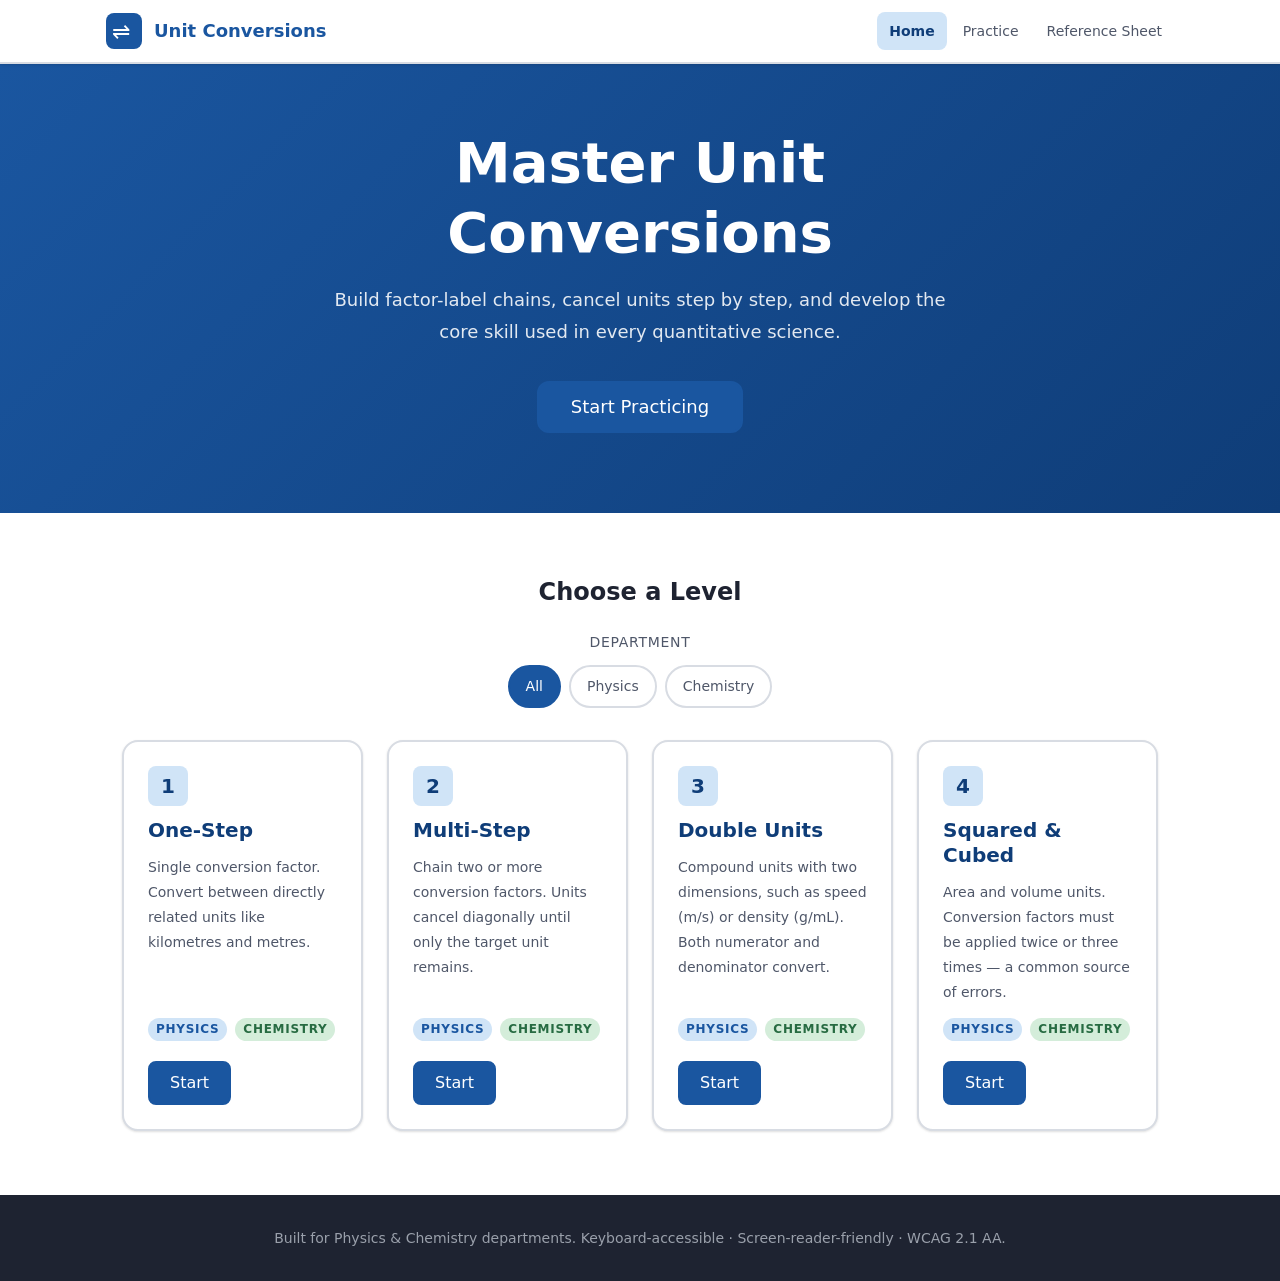
<file: index.html>
<!DOCTYPE html>
<html lang="en">
<head>
  <meta charset="UTF-8" />
  <meta name="viewport" content="width=device-width, initial-scale=1.0" />
  <meta name="description" content="Interactive unit conversion practice tool for physics and chemistry students. Build conversion chains, cancel units, and check your work step by step." />
  <title>Unit Conversions — Interactive Practice</title>
  <link rel="stylesheet" href="styles.css" />
</head>

<body>

  <!-- Skip navigation link — first focusable element on the page (WCAG 2.4.1) -->
  <a class="skip-link" href="#main-content">Skip to main content</a>

  <!-- ============================================================
       SITE HEADER
  ============================================================ -->
  <header class="site-header" role="banner">
    <div class="site-header__inner">
      <div class="site-header__brand">
        <!-- SVG logo: decorative, hidden from AT -->
        <svg class="site-header__logo" aria-hidden="true" focusable="false"
             width="36" height="36" viewBox="0 0 36 36" fill="none"
             xmlns="http://www.w3.org/2000/svg">
          <rect width="36" height="36" rx="8" fill="var(--color-brand)"/>
          <text x="6" y="26" font-size="22" font-family="monospace" fill="#fff">⇌</text>
        </svg>
        <span class="site-header__title">Unit Conversions</span>
      </div>

      <!-- Primary navigation -->
      <nav class="primary-nav" aria-label="Main navigation">
        <button class="primary-nav__toggle" aria-expanded="false" aria-controls="primary-nav-list"
                aria-label="Open navigation menu">
          <span class="hamburger" aria-hidden="true"></span>
        </button>

        <ul class="primary-nav__list" id="primary-nav-list" role="list">
          <li>
            <a class="primary-nav__link" href="index.html" aria-current="page">Home</a>
          </li>
          <li>
            <a class="primary-nav__link" href="#level-selector">Practice</a>
          </li>
          <li>
            <a class="primary-nav__link" href="reference.html">Reference Sheet</a>
          </li>
        </ul>
      </nav>
    </div>
  </header>

  <!-- ============================================================
       MAIN CONTENT
  ============================================================ -->
  <main id="main-content" tabindex="-1">

    <!-- ── HERO ─────────────────────────────────────────────── -->
    <section class="hero" aria-labelledby="hero-heading">
      <div class="hero__inner">
        <h1 id="hero-heading" class="hero__heading">Master Unit Conversions</h1>
        <p class="hero__sub">
          Build factor-label chains, cancel units step by step, and develop the
          core skill used in every quantitative science.
        </p>
        <a class="btn btn--primary btn--lg" href="#level-selector">Start Practicing</a>
      </div>
    </section>

    <!-- ── LEVEL / FILTER SELECTOR ───────────────────────────── -->
    <section class="level-selector" id="level-selector" aria-labelledby="level-selector-heading">
      <div class="container">
        <h2 id="level-selector-heading" class="section-heading">Choose a Level</h2>

        <!-- Department filter -->
        <fieldset class="filter-group" id="dept-filter">
          <legend class="filter-group__legend">Department</legend>
          <div class="filter-group__options">
            <label class="chip-label">
              <input class="chip-input" type="radio" name="department" value="all" checked />
              <span class="chip">All</span>
            </label>
            <label class="chip-label">
              <input class="chip-input" type="radio" name="department" value="physics" />
              <span class="chip">Physics</span>
            </label>
            <label class="chip-label">
              <input class="chip-input" type="radio" name="department" value="chemistry" />
              <span class="chip">Chemistry</span>
            </label>
          </div>
        </fieldset>

        <!-- Level cards -->
        <div class="level-cards" role="list" aria-label="Practice levels">

          <article class="level-card" role="listitem" data-level="1">
            <div class="level-card__badge" aria-hidden="true">1</div>
            <h3 class="level-card__heading">One-Step</h3>
            <p class="level-card__desc">
              Single conversion factor. Convert between directly related units
              like kilometres and metres.
            </p>
            <ul class="level-card__tags" aria-label="Available for">
              <li class="tag tag--physics">Physics</li>
              <li class="tag tag--chemistry">Chemistry</li>
            </ul>
            <button class="btn btn--primary level-card__cta"
                    data-level="1"
                    aria-label="Start one-step conversion practice">
              Start
            </button>
          </article>

          <article class="level-card" role="listitem" data-level="2">
            <div class="level-card__badge" aria-hidden="true">2</div>
            <h3 class="level-card__heading">Multi-Step</h3>
            <p class="level-card__desc">
              Chain two or more conversion factors. Units cancel diagonally until
              only the target unit remains.
            </p>
            <ul class="level-card__tags" aria-label="Available for">
              <li class="tag tag--physics">Physics</li>
              <li class="tag tag--chemistry">Chemistry</li>
            </ul>
            <button class="btn btn--primary level-card__cta"
                    data-level="2"
                    aria-label="Start multi-step conversion practice">
              Start
            </button>
          </article>

          <article class="level-card" role="listitem" data-level="3">
            <div class="level-card__badge" aria-hidden="true">3</div>
            <h3 class="level-card__heading">Double Units</h3>
            <p class="level-card__desc">
              Compound units with two dimensions, such as speed (m/s) or
              density (g/mL). Both numerator and denominator convert.
            </p>
            <ul class="level-card__tags" aria-label="Available for">
              <li class="tag tag--physics">Physics</li>
              <li class="tag tag--chemistry">Chemistry</li>
            </ul>
            <button class="btn btn--primary level-card__cta"
                    data-level="3"
                    aria-label="Start double-unit conversion practice">
              Start
            </button>
          </article>

          <article class="level-card" role="listitem" data-level="4">
            <div class="level-card__badge" aria-hidden="true">4</div>
            <h3 class="level-card__heading">Squared &amp; Cubed</h3>
            <p class="level-card__desc">
              Area and volume units. Conversion factors must be applied twice or
              three times — a common source of errors.
            </p>
            <ul class="level-card__tags" aria-label="Available for">
              <li class="tag tag--physics">Physics</li>
              <li class="tag tag--chemistry">Chemistry</li>
            </ul>
            <button class="btn btn--primary level-card__cta"
                    data-level="4"
                    aria-label="Start squared and cubed unit conversion practice">
              Start
            </button>
          </article>

        </div><!-- /.level-cards -->
      </div>
    </section>

    <!-- ── PROBLEM WORKSPACE ──────────────────────────────────── -->
    <section class="workspace" id="workspace" aria-labelledby="workspace-heading" hidden>
      <div class="container">

        <!-- Workspace header row -->
        <div class="workspace__header">
          <div class="workspace__meta">
            <h2 id="workspace-heading" class="workspace__level-label">
              <!-- e.g. "Level 2 — Multi-Step" — filled by JS -->
            </h2>
            <span class="workspace__dept-badge" aria-label="Department">
              <!-- "Physics" | "Chemistry" — filled by JS -->
            </span>
          </div>
          <div class="workspace__controls">
            <span class="workspace__progress" aria-live="polite" aria-atomic="true">
              <!-- "Problem 2 of 8" — filled by JS -->
            </span>
            <button class="btn btn--ghost btn--sm" id="btn-exit-workspace"
                    aria-label="Exit practice and return to level selection">
              ✕ Exit
            </button>
          </div>
        </div>

        <!-- Progress bar -->
        <div class="progress-bar-wrap" aria-hidden="true">
          <div class="progress-bar" id="progress-bar" style="width: 0%"></div>
        </div>

        <!-- Problem statement -->
        <div class="problem-statement" id="problem-statement" aria-labelledby="problem-question">
          <p class="problem-statement__context" id="problem-context">
            <!-- Optional context sentence — filled by JS -->
          </p>
          <p class="problem-statement__question" id="problem-question">
            <!-- e.g. "How many grams are in 18 lbs?" — filled by JS -->
          </p>
          <!-- Given value display -->
          <div class="given-value" aria-label="Given value">
            <span class="given-value__number" id="given-number"><!-- 18 --></span>
            <span class="given-value__unit" id="given-unit"><!-- lbs --></span>
          </div>
        </div>

        <!-- Available conversion factors -->
        <div class="factor-bank" id="factor-bank" aria-labelledby="factor-bank-label">
          <h3 class="factor-bank__label" id="factor-bank-label">
            Available Conversion Factors
            <span class="factor-bank__hint">(select the ones you need, in order)</span>
          </h3>
          <div class="factor-bank__grid" role="group" aria-label="Conversion factor choices">
            <!-- Factor tiles injected by JS -->
            <!-- Each tile: <button class="factor-tile" data-factor-id="..." aria-pressed="false">
                   <span class="factor-tile__num">1 kg</span>
                   <span class="factor-tile__bar" aria-hidden="true"></span>
                   <span class="factor-tile__den">1000 g</span>
                 </button>  -->
          </div>
        </div>

        <!-- Fraction chain builder -->
        <div class="chain-builder" id="chain-builder" aria-labelledby="chain-builder-label">
          <h3 class="chain-builder__label" id="chain-builder-label">Your Conversion Chain</h3>

          <div class="chain" id="chain" role="region" aria-label="Conversion chain" aria-live="polite">
            <!-- Given fraction — always first, locked -->
            <div class="chain__given fraction" aria-label="Given value">
              <span class="fraction__num" id="chain-given-num">18 lbs</span>
              <span class="fraction__bar" aria-hidden="true"></span>
              <span class="fraction__den">1</span>
            </div>

            <!-- Multiplication signs and factor fractions injected here by JS -->
            <!-- Example of an injected step:
              <span class="chain__op" aria-hidden="true">×</span>
              <div class="chain__step fraction" data-step="0">
                <span class="fraction__num cancelled" aria-label="454 g — cancelled">454 g</span>
                <span class="fraction__bar" aria-hidden="true"></span>
                <span class="fraction__den">1 lb</span>
              </div>
            -->

            <!-- Result placeholder -->
            <span class="chain__op chain__op--equals" aria-hidden="true">=</span>
            <div class="chain__result fraction" id="chain-result" aria-live="assertive" aria-atomic="true">
              <span class="fraction__num" id="chain-result-num" aria-label="Result">?</span>
              <span class="fraction__bar" aria-hidden="true"></span>
              <span class="fraction__den" id="chain-result-den">1</span>
            </div>
          </div>
        </div>

        <!-- Answer entry -->
        <div class="answer-entry" id="answer-entry" aria-labelledby="answer-entry-label">
          <h3 class="answer-entry__label" id="answer-entry-label">Enter Your Answer</h3>
          <div class="answer-entry__row">
            <div class="answer-entry__field-wrap">
              <label class="answer-entry__field-label" for="answer-number">
                Numerical value
                <span class="answer-entry__field-hint" id="answer-number-hint">
                  Accepted: decimals and scientific notation (e.g. 3.2 or 3.2e4)
                </span>
              </label>
              <input class="answer-entry__input" type="text" id="answer-number"
                     inputmode="decimal"
                     autocomplete="off"
                     spellcheck="false"
                     aria-describedby="answer-number-hint answer-feedback"
                     placeholder="e.g. 8.17" />
            </div>

            <div class="answer-entry__field-wrap">
              <label class="answer-entry__field-label" for="answer-unit">
                Unit
              </label>
              <input class="answer-entry__input answer-entry__input--unit" type="text" id="answer-unit"
                     autocomplete="off"
                     spellcheck="false"
                     aria-describedby="answer-feedback"
                     placeholder="e.g. kg" />
            </div>

            <button class="btn btn--primary" id="btn-check-answer" type="button"
                    aria-label="Check your answer">
              Check Answer
            </button>
          </div>

          <!-- Feedback — ARIA live region so screen readers announce it -->
          <div class="answer-feedback" id="answer-feedback"
               role="status" aria-live="polite" aria-atomic="true">
            <!-- Injected by JS:
              <div class="answer-feedback__correct">
                <span class="answer-feedback__icon" aria-hidden="true">✓</span>
                Correct! 8.17 kg is right.
              </div>
              OR
              <div class="answer-feedback__incorrect">
                <span class="answer-feedback__icon" aria-hidden="true">✗</span>
                Not quite. Check your chain — do all units cancel?
              </div>
            -->
          </div>
        </div>

        <!-- Hint panel -->
        <div class="hint-panel" id="hint-panel">
          <button class="btn btn--ghost hint-panel__toggle" id="btn-hint"
                  aria-expanded="false" aria-controls="hint-content"
                  type="button">
            <span aria-hidden="true">💡</span> Get a Hint
            <span class="hint-panel__count" id="hint-count" aria-label="0 hints used">
              <!-- "(1 of 3)" — filled by JS -->
            </span>
          </button>

          <div class="hint-panel__content" id="hint-content" hidden>
            <p class="hint-panel__text" id="hint-text" aria-live="polite">
              <!-- Hint text injected by JS -->
            </p>
            <button class="btn btn--ghost btn--sm hint-panel__next" id="btn-hint-next"
                    type="button" hidden>
              Next hint
            </button>
          </div>
        </div>

        <!-- Problem action bar -->
        <div class="problem-actions" role="group" aria-label="Problem navigation">
          <button class="btn btn--ghost btn--sm" id="btn-prev-problem"
                  type="button" aria-label="Previous problem">
            ← Previous
          </button>
          <button class="btn btn--primary btn--sm" id="btn-next-problem"
                  type="button" aria-label="Next problem" disabled>
            Next Problem →
          </button>
        </div>

      </div><!-- /.container -->
    </section><!-- /#workspace -->

    <!-- ── SESSION SUMMARY (shown after completing a set) ────── -->
    <section class="summary" id="summary" aria-labelledby="summary-heading" hidden>
      <div class="container">
        <h2 id="summary-heading" class="section-heading">Session Complete!</h2>

        <div class="summary__scorecard" aria-label="Your score">
          <div class="summary__stat">
            <span class="summary__stat-value" id="summary-score">0</span>
            <span class="summary__stat-label">Correct</span>
          </div>
          <div class="summary__stat">
            <span class="summary__stat-value" id="summary-total">0</span>
            <span class="summary__stat-label">Total</span>
          </div>
          <div class="summary__stat">
            <span class="summary__stat-value" id="summary-pct">0%</span>
            <span class="summary__stat-label">Score</span>
          </div>
        </div>

        <!-- Per-problem breakdown table -->
        <div class="summary__table-wrap" role="region" aria-label="Problem-by-problem results" tabindex="0">
          <table class="summary__table" id="summary-table">
            <caption class="summary__table-caption">Your results, problem by problem</caption>
            <thead>
              <tr>
                <th scope="col">#</th>
                <th scope="col">Problem</th>
                <th scope="col">Your Answer</th>
                <th scope="col">Correct Answer</th>
                <th scope="col">Result</th>
              </tr>
            </thead>
            <tbody id="summary-tbody">
              <!-- Rows injected by JS -->
            </tbody>
          </table>
        </div>

        <div class="summary__actions" role="group" aria-label="Session actions">
          <button class="btn btn--primary" id="btn-retry" type="button">
            Try Again
          </button>
          <button class="btn btn--ghost" id="btn-new-level" type="button">
            Choose a Different Level
          </button>
          <button class="btn btn--ghost" id="btn-export" type="button"
                  aria-label="Export your results as a text summary">
            Export Results
          </button>
        </div>
      </div>
    </section>

  </main>

  <!-- ============================================================
       SITE FOOTER
  ============================================================ -->
  <footer class="site-footer" role="contentinfo">
    <div class="container">
      <p class="site-footer__text">
        Built for Physics &amp; Chemistry departments.
        Keyboard-accessible · Screen-reader-friendly · WCAG 2.1 AA.
      </p>
    </div>
  </footer>

  <!-- ============================================================
       SCRIPTS (deferred — loaded after HTML is parsed)
  ============================================================ -->
  <script src="problems.js" defer></script>
  <script src="app.js" defer></script>

</body>
</html>
</file>
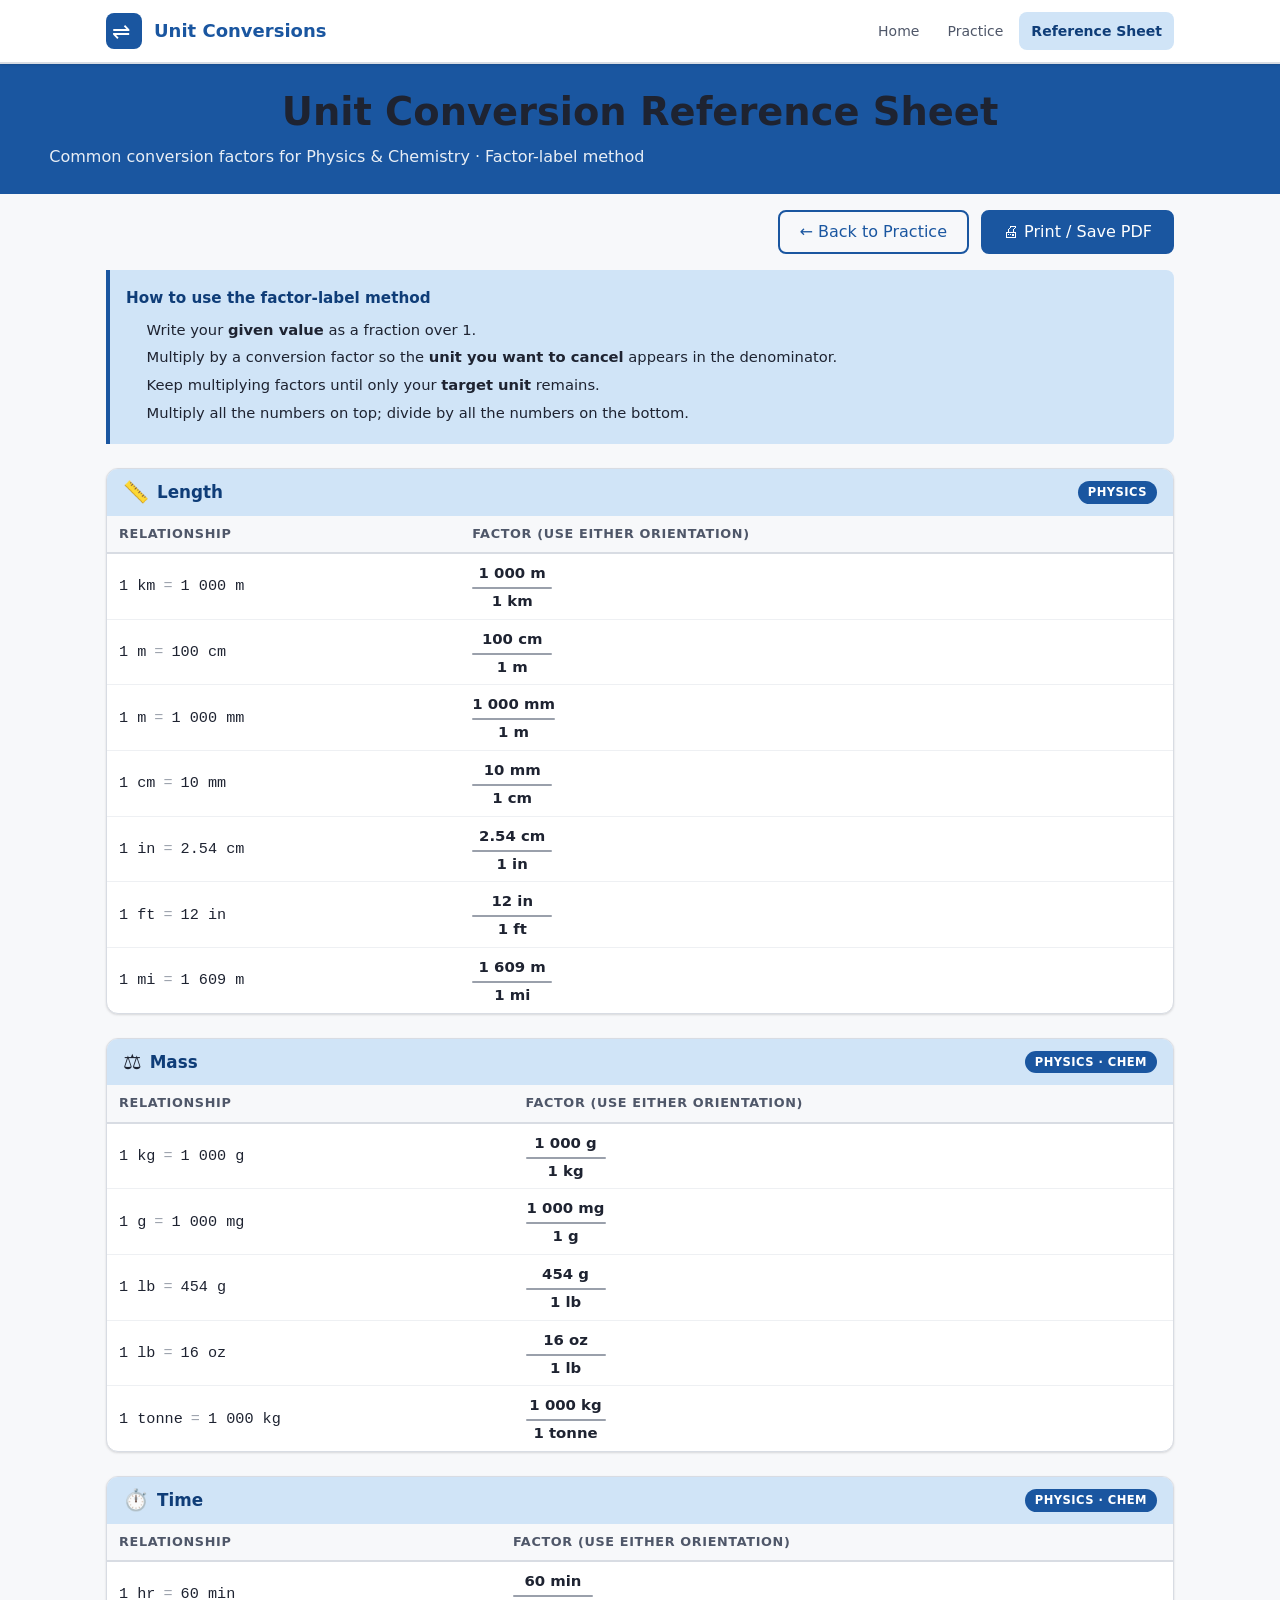
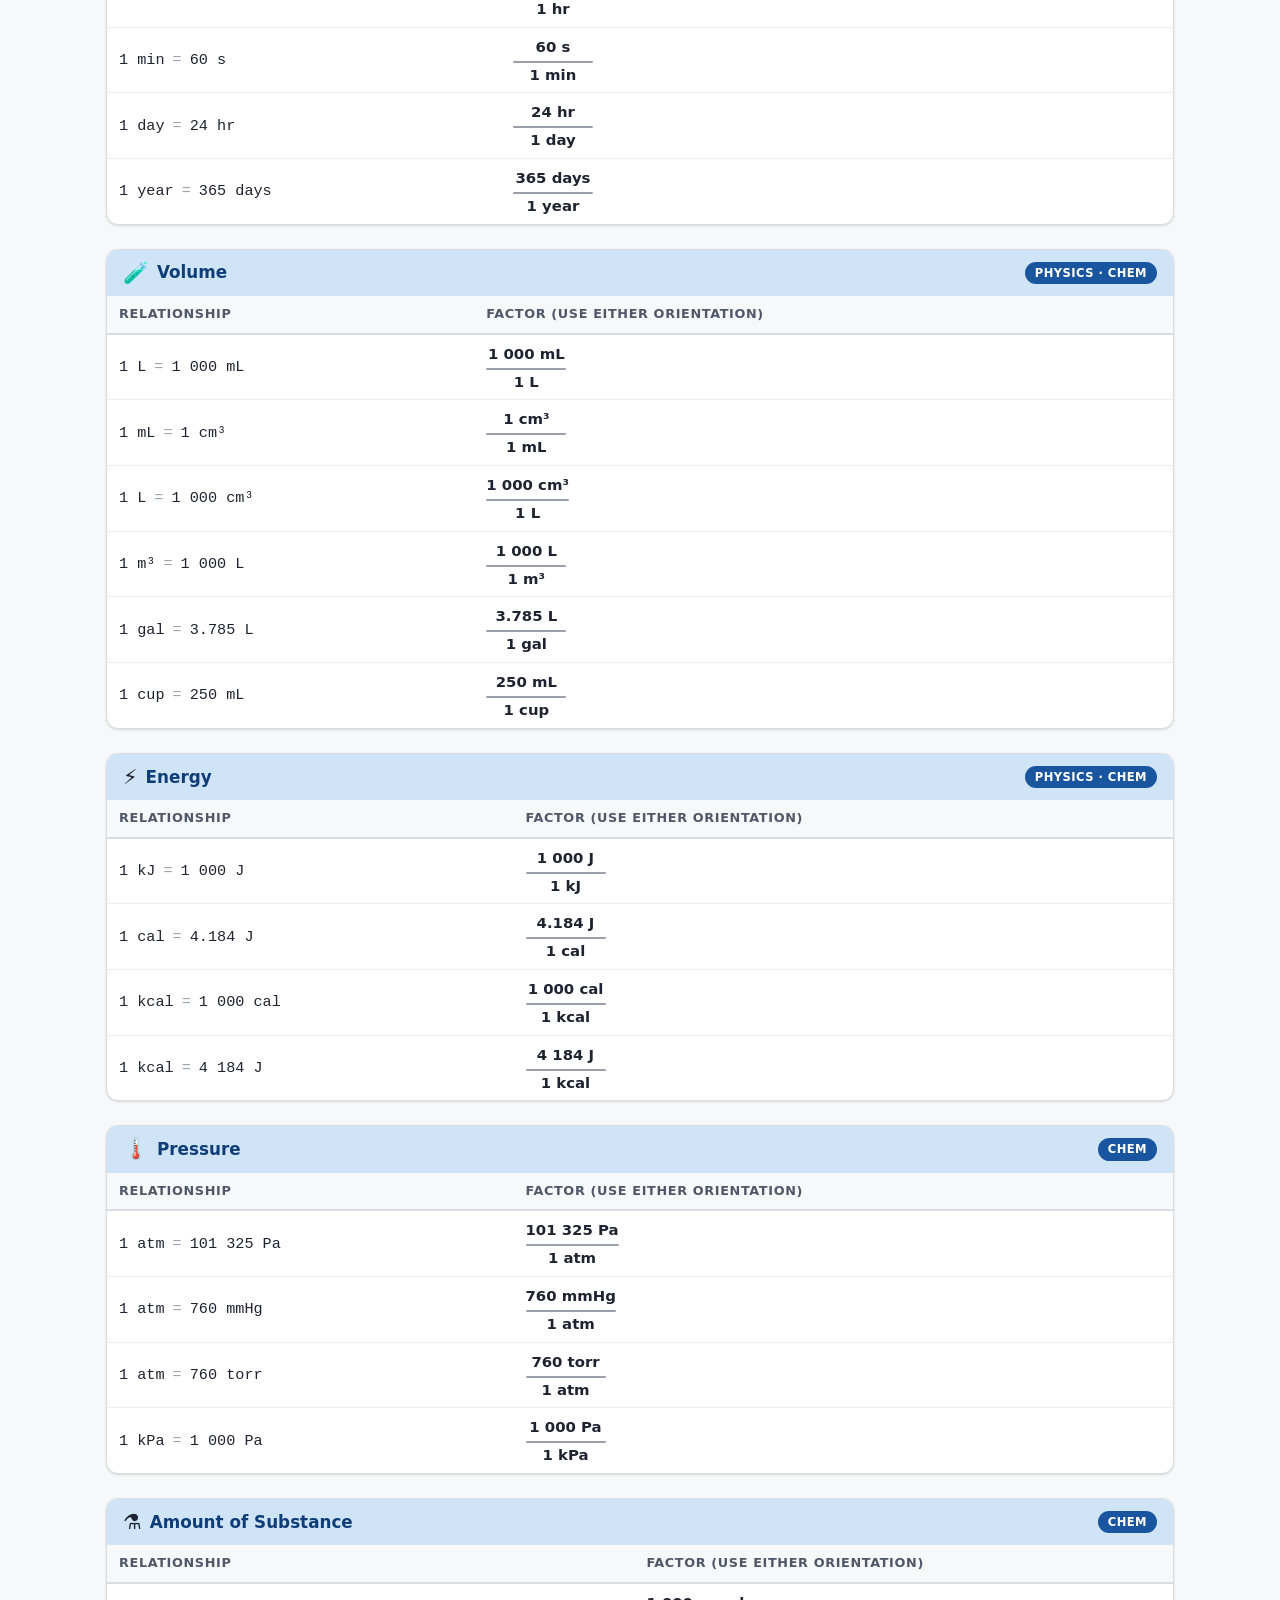
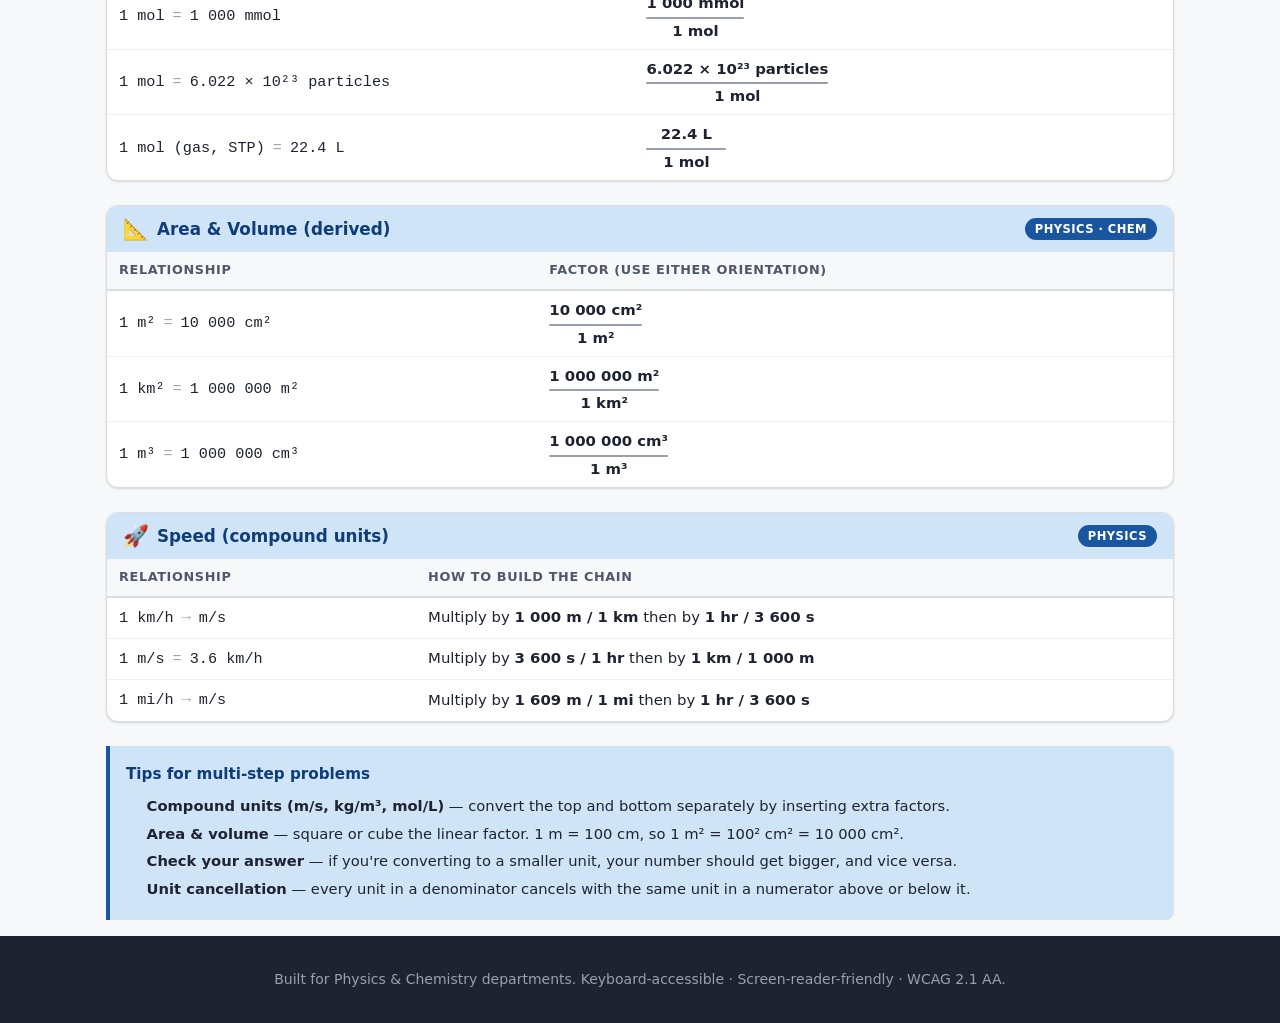
<file: reference.html>
<!DOCTYPE html>
<html lang="en">
<head>
  <meta charset="UTF-8" />
  <meta name="viewport" content="width=device-width, initial-scale=1.0" />
  <meta name="description" content="Printable unit conversion reference sheet for physics and chemistry students. Common conversion factors organised by category." />
  <title>Reference Sheet — Unit Conversions</title>
  <link rel="stylesheet" href="styles.css" />
  <style>
    /* ── Reference-page–specific styles ─────────────────────── */

    .ref-hero {
      background: var(--color-brand);
      color: #fff;
      padding: var(--space-6) var(--space-4);
      text-align: center;
    }

    .ref-hero__title {
      font-size: clamp(1.6rem, 4vw, 2.4rem);
      font-weight: 700;
      margin: 0 0 var(--space-2);
    }

    .ref-hero__subtitle {
      font-size: 1rem;
      opacity: 0.9;
      margin: 0;
    }

    /* Print button — hidden in print */
    .ref-toolbar {
      display: flex;
      justify-content: flex-end;
      gap: var(--space-3);
      padding: var(--space-4) var(--space-4) 0;
      max-width: 1100px;
      margin: 0 auto;
    }

    .ref-content {
      max-width: 1100px;
      margin: 0 auto;
      padding: var(--space-4);
      display: grid;
      gap: var(--space-6);
    }

    /* Category card */
    .ref-card {
      background: var(--color-neutral-0);
      border: 1px solid var(--color-neutral-200);
      border-radius: var(--radius-lg);
      overflow: hidden;
      box-shadow: var(--shadow-sm);
    }

    .ref-card__header {
      background: var(--color-brand-light);
      padding: var(--space-3) var(--space-4);
      display: flex;
      align-items: center;
      gap: var(--space-2);
    }

    .ref-card__icon {
      font-size: 1.3rem;
      line-height: 1;
    }

    .ref-card__title {
      font-size: 1.05rem;
      font-weight: 700;
      color: var(--color-brand-dark);
      margin: 0;
    }

    .ref-card__dept-badge {
      margin-left: auto;
      font-size: 0.72rem;
      font-weight: 600;
      letter-spacing: 0.04em;
      text-transform: uppercase;
      background: var(--color-brand);
      color: #fff;
      border-radius: 999px;
      padding: 2px 10px;
    }

    /* Conversion table */
    .ref-table {
      width: 100%;
      border-collapse: collapse;
      font-size: 0.93rem;
    }

    .ref-table thead tr {
      background: var(--color-neutral-50);
    }

    .ref-table th {
      padding: var(--space-2) var(--space-3);
      text-align: left;
      font-weight: 600;
      color: var(--color-neutral-600);
      border-bottom: 2px solid var(--color-neutral-200);
      font-size: 0.8rem;
      text-transform: uppercase;
      letter-spacing: 0.05em;
    }

    .ref-table td {
      padding: var(--space-2) var(--space-3);
      border-bottom: 1px solid var(--color-neutral-100);
      color: var(--color-neutral-800);
      vertical-align: middle;
    }

    .ref-table tbody tr:last-child td {
      border-bottom: none;
    }

    .ref-table tbody tr:hover {
      background: var(--color-brand-light);
    }

    /* Factor fraction display inside table */
    .ref-factor {
      display: inline-flex;
      flex-direction: column;
      align-items: center;
      line-height: 1.2;
      font-weight: 600;
      color: var(--color-neutral-800);
      min-width: 80px;
    }

    .ref-factor__num {
      padding-bottom: 2px;
    }

    .ref-factor__bar {
      width: 100%;
      height: 2px;
      background: var(--color-neutral-400);
      border-radius: 1px;
      margin: 2px 0;
    }

    .ref-factor__den {
      padding-top: 2px;
    }

    /* "equals" relationship column */
    .ref-equals {
      display: flex;
      align-items: center;
      gap: var(--space-2);
      font-family: var(--font-mono, monospace);
      font-size: 0.95rem;
    }

    .ref-equals__arrow {
      color: var(--color-neutral-400);
      font-style: normal;
    }

    /* How-to-use callout */
    .ref-callout {
      background: var(--color-brand-light);
      border-left: 4px solid var(--color-brand);
      border-radius: 0 var(--radius-md) var(--radius-md) 0;
      padding: var(--space-4);
    }

    .ref-callout__title {
      font-size: 0.95rem;
      font-weight: 700;
      color: var(--color-brand-dark);
      margin: 0 0 var(--space-2);
    }

    .ref-callout ol,
    .ref-callout ul {
      margin: 0;
      padding-left: 1.4em;
      font-size: 0.92rem;
      color: var(--color-neutral-700);
    }

    .ref-callout li {
      margin-bottom: var(--space-1);
    }

    /* Two-column grid on wider screens */
    @media (min-width: 700px) {
      .ref-content--two-col {
        grid-template-columns: 1fr 1fr;
      }
    }

    /* ── Print styles ────────────────────────────────────────── */
    @media print {
      .site-header,
      .skip-link,
      .ref-toolbar,
      .site-footer { display: none !important; }

      .ref-hero {
        background: #1a56a0 !important;
        -webkit-print-color-adjust: exact;
        print-color-adjust: exact;
      }

      .ref-card {
        break-inside: avoid;
        box-shadow: none;
      }

      .ref-content {
        padding: 0;
      }

      body {
        font-size: 11pt;
      }
    }

    /* ── Dark-mode overrides ─────────────────────────────────── */
    @media (prefers-color-scheme: dark) {
      .ref-card__title { color: var(--color-brand); }
      .ref-table th { color: var(--color-neutral-400); }
      .ref-factor { color: var(--color-neutral-100); }
      .ref-table td { color: var(--color-neutral-100); }
      .ref-callout__title { color: var(--color-brand); }
      .ref-callout ol,
      .ref-callout ul { color: var(--color-neutral-300); }
    }
  </style>
</head>

<body>

  <a class="skip-link" href="#main-content">Skip to main content</a>

  <!-- SITE HEADER (identical to index.html) -->
  <header class="site-header" role="banner">
    <div class="site-header__inner">
      <div class="site-header__brand">
        <svg class="site-header__logo" aria-hidden="true" focusable="false"
             width="36" height="36" viewBox="0 0 36 36" fill="none"
             xmlns="http://www.w3.org/2000/svg">
          <rect width="36" height="36" rx="8" fill="var(--color-brand)"/>
          <text x="6" y="26" font-size="22" font-family="monospace" fill="#fff">⇌</text>
        </svg>
        <span class="site-header__title">Unit Conversions</span>
      </div>

      <nav class="primary-nav" aria-label="Main navigation">
        <button class="primary-nav__toggle" aria-expanded="false" aria-controls="primary-nav-list"
                aria-label="Open navigation menu">
          <span class="hamburger" aria-hidden="true"></span>
        </button>

        <ul class="primary-nav__list" id="primary-nav-list" role="list">
          <li>
            <a class="primary-nav__link" href="index.html">Home</a>
          </li>
          <li>
            <a class="primary-nav__link" href="index.html#level-selector">Practice</a>
          </li>
          <li>
            <a class="primary-nav__link" href="reference.html" aria-current="page">Reference Sheet</a>
          </li>
        </ul>
      </nav>
    </div>
  </header>

  <main id="main-content" tabindex="-1">

    <!-- Hero -->
    <div class="ref-hero">
      <h1 class="ref-hero__title">Unit Conversion Reference Sheet</h1>
      <p class="ref-hero__subtitle">Common conversion factors for Physics &amp; Chemistry · Factor-label method</p>
    </div>

    <!-- Print / back toolbar -->
    <div class="ref-toolbar" aria-label="Page tools">
      <a class="btn btn--ghost" href="index.html">← Back to Practice</a>
      <button class="btn btn--primary" onclick="window.print()" type="button"
              aria-label="Print or save this reference sheet as PDF">
        🖨 Print / Save PDF
      </button>
    </div>

    <div class="ref-content" id="main-content-inner">

      <!-- How-to-use callout -->
      <div class="ref-callout" role="note" aria-label="How to use this reference sheet">
        <p class="ref-callout__title">How to use the factor-label method</p>
        <ol>
          <li>Write your <strong>given value</strong> as a fraction over 1.</li>
          <li>Multiply by a conversion factor so the <strong>unit you want to cancel</strong> appears in the denominator.</li>
          <li>Keep multiplying factors until only your <strong>target unit</strong> remains.</li>
          <li>Multiply all the numbers on top; divide by all the numbers on the bottom.</li>
        </ol>
      </div>

      <!-- ── LENGTH ─────────────────────────────────────────── -->
      <section class="ref-card" aria-labelledby="cat-length">
        <div class="ref-card__header">
          <span class="ref-card__icon" aria-hidden="true">📏</span>
          <h2 class="ref-card__title" id="cat-length">Length</h2>
          <span class="ref-card__dept-badge">Physics</span>
        </div>
        <table class="ref-table" aria-label="Length conversion factors">
          <thead>
            <tr>
              <th scope="col">Relationship</th>
              <th scope="col">Factor (use either orientation)</th>
            </tr>
          </thead>
          <tbody>
            <tr>
              <td><span class="ref-equals">1 km <em class="ref-equals__arrow">=</em> 1 000 m</span></td>
              <td>
                <span class="ref-factor" aria-label="1000 metres per 1 kilometre">
                  <span class="ref-factor__num">1 000 m</span>
                  <span class="ref-factor__bar" aria-hidden="true"></span>
                  <span class="ref-factor__den">1 km</span>
                </span>
              </td>
            </tr>
            <tr>
              <td><span class="ref-equals">1 m <em class="ref-equals__arrow">=</em> 100 cm</span></td>
              <td>
                <span class="ref-factor" aria-label="100 centimetres per 1 metre">
                  <span class="ref-factor__num">100 cm</span>
                  <span class="ref-factor__bar" aria-hidden="true"></span>
                  <span class="ref-factor__den">1 m</span>
                </span>
              </td>
            </tr>
            <tr>
              <td><span class="ref-equals">1 m <em class="ref-equals__arrow">=</em> 1 000 mm</span></td>
              <td>
                <span class="ref-factor" aria-label="1000 millimetres per 1 metre">
                  <span class="ref-factor__num">1 000 mm</span>
                  <span class="ref-factor__bar" aria-hidden="true"></span>
                  <span class="ref-factor__den">1 m</span>
                </span>
              </td>
            </tr>
            <tr>
              <td><span class="ref-equals">1 cm <em class="ref-equals__arrow">=</em> 10 mm</span></td>
              <td>
                <span class="ref-factor" aria-label="10 millimetres per 1 centimetre">
                  <span class="ref-factor__num">10 mm</span>
                  <span class="ref-factor__bar" aria-hidden="true"></span>
                  <span class="ref-factor__den">1 cm</span>
                </span>
              </td>
            </tr>
            <tr>
              <td><span class="ref-equals">1 in <em class="ref-equals__arrow">=</em> 2.54 cm</span></td>
              <td>
                <span class="ref-factor" aria-label="2.54 centimetres per 1 inch">
                  <span class="ref-factor__num">2.54 cm</span>
                  <span class="ref-factor__bar" aria-hidden="true"></span>
                  <span class="ref-factor__den">1 in</span>
                </span>
              </td>
            </tr>
            <tr>
              <td><span class="ref-equals">1 ft <em class="ref-equals__arrow">=</em> 12 in</span></td>
              <td>
                <span class="ref-factor" aria-label="12 inches per 1 foot">
                  <span class="ref-factor__num">12 in</span>
                  <span class="ref-factor__bar" aria-hidden="true"></span>
                  <span class="ref-factor__den">1 ft</span>
                </span>
              </td>
            </tr>
            <tr>
              <td><span class="ref-equals">1 mi <em class="ref-equals__arrow">=</em> 1 609 m</span></td>
              <td>
                <span class="ref-factor" aria-label="1609 metres per 1 mile">
                  <span class="ref-factor__num">1 609 m</span>
                  <span class="ref-factor__bar" aria-hidden="true"></span>
                  <span class="ref-factor__den">1 mi</span>
                </span>
              </td>
            </tr>
          </tbody>
        </table>
      </section>

      <!-- ── MASS ───────────────────────────────────────────── -->
      <section class="ref-card" aria-labelledby="cat-mass">
        <div class="ref-card__header">
          <span class="ref-card__icon" aria-hidden="true">⚖️</span>
          <h2 class="ref-card__title" id="cat-mass">Mass</h2>
          <span class="ref-card__dept-badge">Physics · Chem</span>
        </div>
        <table class="ref-table" aria-label="Mass conversion factors">
          <thead>
            <tr>
              <th scope="col">Relationship</th>
              <th scope="col">Factor (use either orientation)</th>
            </tr>
          </thead>
          <tbody>
            <tr>
              <td><span class="ref-equals">1 kg <em class="ref-equals__arrow">=</em> 1 000 g</span></td>
              <td>
                <span class="ref-factor" aria-label="1000 grams per 1 kilogram">
                  <span class="ref-factor__num">1 000 g</span>
                  <span class="ref-factor__bar" aria-hidden="true"></span>
                  <span class="ref-factor__den">1 kg</span>
                </span>
              </td>
            </tr>
            <tr>
              <td><span class="ref-equals">1 g <em class="ref-equals__arrow">=</em> 1 000 mg</span></td>
              <td>
                <span class="ref-factor" aria-label="1000 milligrams per 1 gram">
                  <span class="ref-factor__num">1 000 mg</span>
                  <span class="ref-factor__bar" aria-hidden="true"></span>
                  <span class="ref-factor__den">1 g</span>
                </span>
              </td>
            </tr>
            <tr>
              <td><span class="ref-equals">1 lb <em class="ref-equals__arrow">=</em> 454 g</span></td>
              <td>
                <span class="ref-factor" aria-label="454 grams per 1 pound">
                  <span class="ref-factor__num">454 g</span>
                  <span class="ref-factor__bar" aria-hidden="true"></span>
                  <span class="ref-factor__den">1 lb</span>
                </span>
              </td>
            </tr>
            <tr>
              <td><span class="ref-equals">1 lb <em class="ref-equals__arrow">=</em> 16 oz</span></td>
              <td>
                <span class="ref-factor" aria-label="16 ounces per 1 pound">
                  <span class="ref-factor__num">16 oz</span>
                  <span class="ref-factor__bar" aria-hidden="true"></span>
                  <span class="ref-factor__den">1 lb</span>
                </span>
              </td>
            </tr>
            <tr>
              <td><span class="ref-equals">1 tonne <em class="ref-equals__arrow">=</em> 1 000 kg</span></td>
              <td>
                <span class="ref-factor" aria-label="1000 kilograms per 1 metric tonne">
                  <span class="ref-factor__num">1 000 kg</span>
                  <span class="ref-factor__bar" aria-hidden="true"></span>
                  <span class="ref-factor__den">1 tonne</span>
                </span>
              </td>
            </tr>
          </tbody>
        </table>
      </section>

      <!-- ── TIME ───────────────────────────────────────────── -->
      <section class="ref-card" aria-labelledby="cat-time">
        <div class="ref-card__header">
          <span class="ref-card__icon" aria-hidden="true">⏱️</span>
          <h2 class="ref-card__title" id="cat-time">Time</h2>
          <span class="ref-card__dept-badge">Physics · Chem</span>
        </div>
        <table class="ref-table" aria-label="Time conversion factors">
          <thead>
            <tr>
              <th scope="col">Relationship</th>
              <th scope="col">Factor (use either orientation)</th>
            </tr>
          </thead>
          <tbody>
            <tr>
              <td><span class="ref-equals">1 hr <em class="ref-equals__arrow">=</em> 60 min</span></td>
              <td>
                <span class="ref-factor" aria-label="60 minutes per 1 hour">
                  <span class="ref-factor__num">60 min</span>
                  <span class="ref-factor__bar" aria-hidden="true"></span>
                  <span class="ref-factor__den">1 hr</span>
                </span>
              </td>
            </tr>
            <tr>
              <td><span class="ref-equals">1 min <em class="ref-equals__arrow">=</em> 60 s</span></td>
              <td>
                <span class="ref-factor" aria-label="60 seconds per 1 minute">
                  <span class="ref-factor__num">60 s</span>
                  <span class="ref-factor__bar" aria-hidden="true"></span>
                  <span class="ref-factor__den">1 min</span>
                </span>
              </td>
            </tr>
            <tr>
              <td><span class="ref-equals">1 day <em class="ref-equals__arrow">=</em> 24 hr</span></td>
              <td>
                <span class="ref-factor" aria-label="24 hours per 1 day">
                  <span class="ref-factor__num">24 hr</span>
                  <span class="ref-factor__bar" aria-hidden="true"></span>
                  <span class="ref-factor__den">1 day</span>
                </span>
              </td>
            </tr>
            <tr>
              <td><span class="ref-equals">1 year <em class="ref-equals__arrow">=</em> 365 days</span></td>
              <td>
                <span class="ref-factor" aria-label="365 days per 1 year">
                  <span class="ref-factor__num">365 days</span>
                  <span class="ref-factor__bar" aria-hidden="true"></span>
                  <span class="ref-factor__den">1 year</span>
                </span>
              </td>
            </tr>
          </tbody>
        </table>
      </section>

      <!-- ── VOLUME ─────────────────────────────────────────── -->
      <section class="ref-card" aria-labelledby="cat-volume">
        <div class="ref-card__header">
          <span class="ref-card__icon" aria-hidden="true">🧪</span>
          <h2 class="ref-card__title" id="cat-volume">Volume</h2>
          <span class="ref-card__dept-badge">Physics · Chem</span>
        </div>
        <table class="ref-table" aria-label="Volume conversion factors">
          <thead>
            <tr>
              <th scope="col">Relationship</th>
              <th scope="col">Factor (use either orientation)</th>
            </tr>
          </thead>
          <tbody>
            <tr>
              <td><span class="ref-equals">1 L <em class="ref-equals__arrow">=</em> 1 000 mL</span></td>
              <td>
                <span class="ref-factor" aria-label="1000 millilitres per 1 litre">
                  <span class="ref-factor__num">1 000 mL</span>
                  <span class="ref-factor__bar" aria-hidden="true"></span>
                  <span class="ref-factor__den">1 L</span>
                </span>
              </td>
            </tr>
            <tr>
              <td><span class="ref-equals">1 mL <em class="ref-equals__arrow">=</em> 1 cm³</span></td>
              <td>
                <span class="ref-factor" aria-label="1 cubic centimetre per 1 millilitre">
                  <span class="ref-factor__num">1 cm³</span>
                  <span class="ref-factor__bar" aria-hidden="true"></span>
                  <span class="ref-factor__den">1 mL</span>
                </span>
              </td>
            </tr>
            <tr>
              <td><span class="ref-equals">1 L <em class="ref-equals__arrow">=</em> 1 000 cm³</span></td>
              <td>
                <span class="ref-factor" aria-label="1000 cubic centimetres per 1 litre">
                  <span class="ref-factor__num">1 000 cm³</span>
                  <span class="ref-factor__bar" aria-hidden="true"></span>
                  <span class="ref-factor__den">1 L</span>
                </span>
              </td>
            </tr>
            <tr>
              <td><span class="ref-equals">1 m³ <em class="ref-equals__arrow">=</em> 1 000 L</span></td>
              <td>
                <span class="ref-factor" aria-label="1000 litres per 1 cubic metre">
                  <span class="ref-factor__num">1 000 L</span>
                  <span class="ref-factor__bar" aria-hidden="true"></span>
                  <span class="ref-factor__den">1 m³</span>
                </span>
              </td>
            </tr>
            <tr>
              <td><span class="ref-equals">1 gal <em class="ref-equals__arrow">=</em> 3.785 L</span></td>
              <td>
                <span class="ref-factor" aria-label="3.785 litres per 1 US gallon">
                  <span class="ref-factor__num">3.785 L</span>
                  <span class="ref-factor__bar" aria-hidden="true"></span>
                  <span class="ref-factor__den">1 gal</span>
                </span>
              </td>
            </tr>
            <tr>
              <td><span class="ref-equals">1 cup <em class="ref-equals__arrow">=</em> 250 mL</span></td>
              <td>
                <span class="ref-factor" aria-label="250 millilitres per 1 cup">
                  <span class="ref-factor__num">250 mL</span>
                  <span class="ref-factor__bar" aria-hidden="true"></span>
                  <span class="ref-factor__den">1 cup</span>
                </span>
              </td>
            </tr>
          </tbody>
        </table>
      </section>

      <!-- ── ENERGY ─────────────────────────────────────────── -->
      <section class="ref-card" aria-labelledby="cat-energy">
        <div class="ref-card__header">
          <span class="ref-card__icon" aria-hidden="true">⚡</span>
          <h2 class="ref-card__title" id="cat-energy">Energy</h2>
          <span class="ref-card__dept-badge">Physics · Chem</span>
        </div>
        <table class="ref-table" aria-label="Energy conversion factors">
          <thead>
            <tr>
              <th scope="col">Relationship</th>
              <th scope="col">Factor (use either orientation)</th>
            </tr>
          </thead>
          <tbody>
            <tr>
              <td><span class="ref-equals">1 kJ <em class="ref-equals__arrow">=</em> 1 000 J</span></td>
              <td>
                <span class="ref-factor" aria-label="1000 joules per 1 kilojoule">
                  <span class="ref-factor__num">1 000 J</span>
                  <span class="ref-factor__bar" aria-hidden="true"></span>
                  <span class="ref-factor__den">1 kJ</span>
                </span>
              </td>
            </tr>
            <tr>
              <td><span class="ref-equals">1 cal <em class="ref-equals__arrow">=</em> 4.184 J</span></td>
              <td>
                <span class="ref-factor" aria-label="4.184 joules per 1 calorie">
                  <span class="ref-factor__num">4.184 J</span>
                  <span class="ref-factor__bar" aria-hidden="true"></span>
                  <span class="ref-factor__den">1 cal</span>
                </span>
              </td>
            </tr>
            <tr>
              <td><span class="ref-equals">1 kcal <em class="ref-equals__arrow">=</em> 1 000 cal</span></td>
              <td>
                <span class="ref-factor" aria-label="1000 calories per 1 kilocalorie">
                  <span class="ref-factor__num">1 000 cal</span>
                  <span class="ref-factor__bar" aria-hidden="true"></span>
                  <span class="ref-factor__den">1 kcal</span>
                </span>
              </td>
            </tr>
            <tr>
              <td><span class="ref-equals">1 kcal <em class="ref-equals__arrow">=</em> 4 184 J</span></td>
              <td>
                <span class="ref-factor" aria-label="4184 joules per 1 kilocalorie">
                  <span class="ref-factor__num">4 184 J</span>
                  <span class="ref-factor__bar" aria-hidden="true"></span>
                  <span class="ref-factor__den">1 kcal</span>
                </span>
              </td>
            </tr>
          </tbody>
        </table>
      </section>

      <!-- ── PRESSURE ───────────────────────────────────────── -->
      <section class="ref-card" aria-labelledby="cat-pressure">
        <div class="ref-card__header">
          <span class="ref-card__icon" aria-hidden="true">🌡️</span>
          <h2 class="ref-card__title" id="cat-pressure">Pressure</h2>
          <span class="ref-card__dept-badge">Chem</span>
        </div>
        <table class="ref-table" aria-label="Pressure conversion factors">
          <thead>
            <tr>
              <th scope="col">Relationship</th>
              <th scope="col">Factor (use either orientation)</th>
            </tr>
          </thead>
          <tbody>
            <tr>
              <td><span class="ref-equals">1 atm <em class="ref-equals__arrow">=</em> 101 325 Pa</span></td>
              <td>
                <span class="ref-factor" aria-label="101325 pascals per 1 atmosphere">
                  <span class="ref-factor__num">101 325 Pa</span>
                  <span class="ref-factor__bar" aria-hidden="true"></span>
                  <span class="ref-factor__den">1 atm</span>
                </span>
              </td>
            </tr>
            <tr>
              <td><span class="ref-equals">1 atm <em class="ref-equals__arrow">=</em> 760 mmHg</span></td>
              <td>
                <span class="ref-factor" aria-label="760 millimetres of mercury per 1 atmosphere">
                  <span class="ref-factor__num">760 mmHg</span>
                  <span class="ref-factor__bar" aria-hidden="true"></span>
                  <span class="ref-factor__den">1 atm</span>
                </span>
              </td>
            </tr>
            <tr>
              <td><span class="ref-equals">1 atm <em class="ref-equals__arrow">=</em> 760 torr</span></td>
              <td>
                <span class="ref-factor" aria-label="760 torr per 1 atmosphere">
                  <span class="ref-factor__num">760 torr</span>
                  <span class="ref-factor__bar" aria-hidden="true"></span>
                  <span class="ref-factor__den">1 atm</span>
                </span>
              </td>
            </tr>
            <tr>
              <td><span class="ref-equals">1 kPa <em class="ref-equals__arrow">=</em> 1 000 Pa</span></td>
              <td>
                <span class="ref-factor" aria-label="1000 pascals per 1 kilopascal">
                  <span class="ref-factor__num">1 000 Pa</span>
                  <span class="ref-factor__bar" aria-hidden="true"></span>
                  <span class="ref-factor__den">1 kPa</span>
                </span>
              </td>
            </tr>
          </tbody>
        </table>
      </section>

      <!-- ── AMOUNT (MOL) ───────────────────────────────────── -->
      <section class="ref-card" aria-labelledby="cat-mol">
        <div class="ref-card__header">
          <span class="ref-card__icon" aria-hidden="true">⚗️</span>
          <h2 class="ref-card__title" id="cat-mol">Amount of Substance</h2>
          <span class="ref-card__dept-badge">Chem</span>
        </div>
        <table class="ref-table" aria-label="Amount of substance conversion factors">
          <thead>
            <tr>
              <th scope="col">Relationship</th>
              <th scope="col">Factor (use either orientation)</th>
            </tr>
          </thead>
          <tbody>
            <tr>
              <td><span class="ref-equals">1 mol <em class="ref-equals__arrow">=</em> 1 000 mmol</span></td>
              <td>
                <span class="ref-factor" aria-label="1000 millimoles per 1 mole">
                  <span class="ref-factor__num">1 000 mmol</span>
                  <span class="ref-factor__bar" aria-hidden="true"></span>
                  <span class="ref-factor__den">1 mol</span>
                </span>
              </td>
            </tr>
            <tr>
              <td><span class="ref-equals">1 mol <em class="ref-equals__arrow">=</em> 6.022 × 10²³ particles</span></td>
              <td>
                <span class="ref-factor" aria-label="6.022 times 10 to the 23 particles per 1 mole">
                  <span class="ref-factor__num">6.022 × 10²³ particles</span>
                  <span class="ref-factor__bar" aria-hidden="true"></span>
                  <span class="ref-factor__den">1 mol</span>
                </span>
              </td>
            </tr>
            <tr>
              <td><span class="ref-equals">1 mol (gas, STP) <em class="ref-equals__arrow">=</em> 22.4 L</span></td>
              <td>
                <span class="ref-factor" aria-label="22.4 litres per 1 mole of gas at STP">
                  <span class="ref-factor__num">22.4 L</span>
                  <span class="ref-factor__bar" aria-hidden="true"></span>
                  <span class="ref-factor__den">1 mol</span>
                </span>
              </td>
            </tr>
          </tbody>
        </table>
      </section>

      <!-- ── AREA & VOLUME (derived) ────────────────────────── -->
      <section class="ref-card" aria-labelledby="cat-area">
        <div class="ref-card__header">
          <span class="ref-card__icon" aria-hidden="true">📐</span>
          <h2 class="ref-card__title" id="cat-area">Area &amp; Volume (derived)</h2>
          <span class="ref-card__dept-badge">Physics · Chem</span>
        </div>
        <table class="ref-table" aria-label="Area and volume derived conversion factors">
          <thead>
            <tr>
              <th scope="col">Relationship</th>
              <th scope="col">Factor (use either orientation)</th>
            </tr>
          </thead>
          <tbody>
            <tr>
              <td><span class="ref-equals">1 m² <em class="ref-equals__arrow">=</em> 10 000 cm²</span></td>
              <td>
                <span class="ref-factor" aria-label="10000 square centimetres per 1 square metre">
                  <span class="ref-factor__num">10 000 cm²</span>
                  <span class="ref-factor__bar" aria-hidden="true"></span>
                  <span class="ref-factor__den">1 m²</span>
                </span>
              </td>
            </tr>
            <tr>
              <td><span class="ref-equals">1 km² <em class="ref-equals__arrow">=</em> 1 000 000 m²</span></td>
              <td>
                <span class="ref-factor" aria-label="1 000 000 square metres per 1 square kilometre">
                  <span class="ref-factor__num">1 000 000 m²</span>
                  <span class="ref-factor__bar" aria-hidden="true"></span>
                  <span class="ref-factor__den">1 km²</span>
                </span>
              </td>
            </tr>
            <tr>
              <td><span class="ref-equals">1 m³ <em class="ref-equals__arrow">=</em> 1 000 000 cm³</span></td>
              <td>
                <span class="ref-factor" aria-label="1 000 000 cubic centimetres per 1 cubic metre">
                  <span class="ref-factor__num">1 000 000 cm³</span>
                  <span class="ref-factor__bar" aria-hidden="true"></span>
                  <span class="ref-factor__den">1 m³</span>
                </span>
              </td>
            </tr>
          </tbody>
        </table>
      </section>

      <!-- ── SPEED ──────────────────────────────────────────── -->
      <section class="ref-card" aria-labelledby="cat-speed">
        <div class="ref-card__header">
          <span class="ref-card__icon" aria-hidden="true">🚀</span>
          <h2 class="ref-card__title" id="cat-speed">Speed (compound units)</h2>
          <span class="ref-card__dept-badge">Physics</span>
        </div>
        <table class="ref-table" aria-label="Speed conversion factors">
          <thead>
            <tr>
              <th scope="col">Relationship</th>
              <th scope="col">How to build the chain</th>
            </tr>
          </thead>
          <tbody>
            <tr>
              <td><span class="ref-equals">1 km/h <em class="ref-equals__arrow">→</em> m/s</span></td>
              <td>Multiply by <strong>1 000 m / 1 km</strong> then by <strong>1 hr / 3 600 s</strong></td>
            </tr>
            <tr>
              <td><span class="ref-equals">1 m/s <em class="ref-equals__arrow">=</em> 3.6 km/h</span></td>
              <td>Multiply by <strong>3 600 s / 1 hr</strong> then by <strong>1 km / 1 000 m</strong></td>
            </tr>
            <tr>
              <td><span class="ref-equals">1 mi/h <em class="ref-equals__arrow">→</em> m/s</span></td>
              <td>Multiply by <strong>1 609 m / 1 mi</strong> then by <strong>1 hr / 3 600 s</strong></td>
            </tr>
          </tbody>
        </table>
      </section>

      <!-- ── TIPS ───────────────────────────────────────────── -->
      <div class="ref-callout" role="note" aria-label="Tips for multi-step conversions">
        <p class="ref-callout__title">Tips for multi-step problems</p>
        <ul>
          <li><strong>Compound units (m/s, kg/m³, mol/L)</strong> — convert the top and bottom separately by inserting extra factors.</li>
          <li><strong>Area &amp; volume</strong> — square or cube the linear factor. 1 m = 100 cm, so 1 m² = 100² cm² = 10 000 cm².</li>
          <li><strong>Check your answer</strong> — if you're converting to a smaller unit, your number should get bigger, and vice versa.</li>
          <li><strong>Unit cancellation</strong> — every unit in a denominator cancels with the same unit in a numerator above or below it.</li>
        </ul>
      </div>

    </div><!-- /.ref-content -->
  </main>

  <!-- SITE FOOTER -->
  <footer class="site-footer" role="contentinfo">
    <div class="container">
      <p class="site-footer__text">
        Built for Physics &amp; Chemistry departments.
        Keyboard-accessible · Screen-reader-friendly · WCAG 2.1 AA.
      </p>
    </div>
  </footer>

  <!-- Mobile nav toggle (reuses app.js hamburger logic) -->
  <script>
    'use strict';
    // Minimal nav toggle so hamburger works without loading full app.js
    (function () {
      const toggle = document.querySelector('.primary-nav__toggle');
      const list   = document.getElementById('primary-nav-list');
      if (!toggle || !list) return;

      toggle.addEventListener('click', function () {
        const expanded = toggle.getAttribute('aria-expanded') === 'true';
        toggle.setAttribute('aria-expanded', String(!expanded));
        list.classList.toggle('is-open', !expanded);
      });

      document.addEventListener('keydown', function (e) {
        if (e.key === 'Escape') {
          toggle.setAttribute('aria-expanded', 'false');
          list.classList.remove('is-open');
        }
      });

      document.addEventListener('click', function (e) {
        if (!e.target.closest('.primary-nav')) {
          toggle.setAttribute('aria-expanded', 'false');
          list.classList.remove('is-open');
        }
      });
    }());
  </script>

</body>
</html>
</file>
<file: styles.css>
/* ================================================================
   UNIT CONVERSIONS — STYLESHEET
   WCAG 2.1 AA compliant design system
   Sections:
     1.  Custom properties (design tokens)
     2.  Reset & base
     3.  Typography
     4.  Layout utilities
     5.  Skip link
     6.  Site header & navigation
     7.  Hero
     8.  Level selector & cards
     9.  Workspace
    10.  Fraction chain
    11.  Factor bank
    12.  Answer entry & feedback
    13.  Hint panel
    14.  Problem actions
    15.  Session summary
    16.  Site footer
    17.  Buttons
    18.  Tags & chips
    19.  Progress bar
    20.  Responsive — tablet (≥ 640 px)
    21.  Responsive — desktop (≥ 1024 px)
    22.  prefers-color-scheme: dark
    23.  prefers-contrast: more  (high-contrast override)
    24.  prefers-reduced-motion
================================================================ */


/* ================================================================
   1. CUSTOM PROPERTIES (DESIGN TOKENS)
================================================================ */
:root {
    /* Brand */
    --color-brand: #1a56a0;
    /* primary blue */
    --color-brand-dark: #0f3d78;
    --color-brand-light: #d0e4f7;
    --color-accent: #c8460a;
    /* warm orange — used sparingly */

    /* Semantic */
    --color-correct: #1a6e3b;
    --color-correct-bg: #d4edda;
    --color-incorrect: #8b1a1a;
    --color-incorrect-bg: #fde8e8;
    --color-hint: #5a4000;
    --color-hint-bg: #fff8e1;

    /* Neutral scale */
    --color-neutral-0: #ffffff;
    --color-neutral-50: #f7f8fa;
    --color-neutral-100: #eef0f3;
    --color-neutral-200: #d8dce3;
    --color-neutral-400: #9aa0ab;
    --color-neutral-600: #4f5769;
    --color-neutral-800: #1e2331;
    --color-neutral-900: #0d1017;

    /* Department accents */
    --color-physics: #1a56a0;
    --color-physics-bg: #d0e4f7;
    --color-chemistry: #276b42;
    --color-chemistry-bg: #d4edda;

    /* Typography */
    --font-sans: system-ui, -apple-system, "Segoe UI", Roboto, Helvetica, Arial, sans-serif;
    --font-mono: "SFMono-Regular", Consolas, "Liberation Mono", Menlo, monospace;

    --text-xs: 0.75rem;
    /* 12 px */
    --text-sm: 0.875rem;
    /* 14 px */
    --text-base: 1rem;
    /* 16 px */
    --text-lg: 1.125rem;
    /* 18 px */
    --text-xl: 1.25rem;
    /* 20 px */
    --text-2xl: 1.5rem;
    /* 24 px */
    --text-3xl: 1.875rem;
    /* 30 px */
    --text-4xl: 2.25rem;
    /* 36 px */

    --font-weight-normal: 400;
    --font-weight-medium: 500;
    --font-weight-bold: 700;

    --line-height-tight: 1.25;
    --line-height-base: 1.6;
    --line-height-loose: 1.8;

    /* Spacing scale (0.25 rem steps) */
    --space-1: 0.25rem;
    --space-2: 0.5rem;
    --space-3: 0.75rem;
    --space-4: 1rem;
    --space-5: 1.25rem;
    --space-6: 1.5rem;
    --space-8: 2rem;
    --space-10: 2.5rem;
    --space-12: 3rem;
    --space-16: 4rem;
    --space-20: 5rem;

    /* Borders */
    --radius-sm: 4px;
    --radius-md: 8px;
    --radius-lg: 12px;
    --radius-xl: 16px;
    --radius-full: 9999px;

    --border-width: 2px;
    --border-color: var(--color-neutral-200);

    /* Shadows */
    --shadow-sm: 0 1px 3px rgba(0, 0, 0, .08), 0 1px 2px rgba(0, 0, 0, .06);
    --shadow-md: 0 4px 12px rgba(0, 0, 0, .10), 0 2px 4px rgba(0, 0, 0, .06);
    --shadow-lg: 0 10px 24px rgba(0, 0, 0, .12), 0 4px 8px rgba(0, 0, 0, .06);

    /* Focus ring — consistent, highly visible */
    --focus-ring: 0 0 0 3px var(--color-brand), 0 0 0 5px rgba(26, 86, 160, .25);

    /* Transitions */
    --transition-fast: 150ms ease;
    --transition-base: 250ms ease;
    --transition-slow: 400ms ease;

    /* Layout */
    --max-width: 1100px;
    --nav-height: 64px;
    --section-gap: var(--space-16);
}


/* ================================================================
   2. RESET & BASE
================================================================ */
*,
*::before,
*::after {
    box-sizing: border-box;
    margin: 0;
    padding: 0;
}

html {
    font-size: 100%;
    /* honour user browser font-size preference */
    scroll-behavior: smooth;
    -webkit-text-size-adjust: 100%;
}

body {
    font-family: var(--font-sans);
    font-size: var(--text-base);
    line-height: var(--line-height-base);
    color: var(--color-neutral-800);
    background-color: var(--color-neutral-50);
    min-height: 100vh;
    display: flex;
    flex-direction: column;
}

main {
    flex: 1;
}

img,
svg {
    display: block;
    max-width: 100%;
}

ul,
ol {
    list-style: none;
}

/* Remove default button / input styles */
button,
input {
    font: inherit;
}

/* Focus-visible ring — applied globally so every interactive element
   gets a visible focus indicator (WCAG 2.4.7) */
:focus-visible {
    outline: 3px solid var(--color-brand);
    outline-offset: 3px;
    border-radius: var(--radius-sm);
}

/* Remove focus ring when using mouse (keeps it for keyboard) */
:focus:not(:focus-visible) {
    outline: none;
}

/* [hidden] attribute — ensure it always hides regardless of display overrides */
[hidden] {
    display: none !important;
}


/* ================================================================
   3. TYPOGRAPHY
================================================================ */
h1,
h2,
h3,
h4 {
    line-height: var(--line-height-tight);
    font-weight: var(--font-weight-bold);
    color: var(--color-neutral-800);
}

h1 {
    font-size: var(--text-3xl);
}

h2 {
    font-size: var(--text-2xl);
}

h3 {
    font-size: var(--text-xl);
}

h4 {
    font-size: var(--text-lg);
}

p {
    max-width: 65ch;
    /* prevent overly long lines (WCAG 1.4.8) */
}

a {
    color: var(--color-brand);
    text-decoration: underline;
    text-underline-offset: 2px;
}

a:hover {
    color: var(--color-brand-dark);
}

.section-heading {
    font-size: var(--text-2xl);
    margin-bottom: var(--space-6);
    text-align: center;
}

abbr[title] {
    text-decoration: underline dotted;
    cursor: help;
}


/* ================================================================
   4. LAYOUT UTILITIES
================================================================ */
.container {
    width: 100%;
    max-width: var(--max-width);
    margin-inline: auto;
    padding-inline: var(--space-4);
}

.visually-hidden {
    position: absolute;
    width: 1px;
    height: 1px;
    padding: 0;
    margin: -1px;
    overflow: hidden;
    clip: rect(0, 0, 0, 0);
    white-space: nowrap;
    border: 0;
}


/* ================================================================
   5. SKIP LINK
================================================================ */
.skip-link {
    position: absolute;
    top: var(--space-2);
    left: var(--space-2);
    z-index: 9999;
    padding: var(--space-2) var(--space-4);
    background: var(--color-brand);
    color: var(--color-neutral-0);
    font-weight: var(--font-weight-bold);
    border-radius: var(--radius-md);
    text-decoration: none;
    /* Hidden until focused */
    transform: translateY(-150%);
    transition: transform var(--transition-fast);
}

.skip-link:focus-visible {
    transform: translateY(0);
    outline: 3px solid var(--color-neutral-0);
    outline-offset: 2px;
}


/* ================================================================
   6. SITE HEADER & NAVIGATION
================================================================ */
.site-header {
    position: sticky;
    top: 0;
    z-index: 100;
    height: var(--nav-height);
    background: var(--color-neutral-0);
    border-bottom: var(--border-width) solid var(--border-color);
    box-shadow: var(--shadow-sm);
}

.site-header__inner {
    display: flex;
    align-items: center;
    justify-content: space-between;
    height: 100%;
    max-width: var(--max-width);
    margin-inline: auto;
    padding-inline: var(--space-4);
}

.site-header__brand {
    display: flex;
    align-items: center;
    gap: var(--space-3);
    text-decoration: none;
    color: inherit;
}

.site-header__logo {
    flex-shrink: 0;
}

.site-header__title {
    font-size: var(--text-lg);
    font-weight: var(--font-weight-bold);
    color: var(--color-brand);
    white-space: nowrap;
}

/* ── Primary nav ──────────────────────────────────────────────── */
.primary-nav__list {
    display: flex;
    align-items: center;
    gap: var(--space-1);
}

.primary-nav__link {
    display: inline-flex;
    align-items: center;
    padding: var(--space-2) var(--space-3);
    border-radius: var(--radius-md);
    font-size: var(--text-sm);
    font-weight: var(--font-weight-medium);
    color: var(--color-neutral-600);
    text-decoration: none;
    transition: background var(--transition-fast), color var(--transition-fast);
}

.primary-nav__link:hover,
.primary-nav__link[aria-current="page"] {
    background: var(--color-brand-light);
    color: var(--color-brand-dark);
}

.primary-nav__link[aria-current="page"] {
    font-weight: var(--font-weight-bold);
}

/* Hamburger (mobile) — hidden by default on wide screens */
.primary-nav__toggle {
    display: none;
    align-items: center;
    justify-content: center;
    width: 44px;
    height: 44px;
    border: var(--border-width) solid var(--border-color);
    border-radius: var(--radius-md);
    background: transparent;
    cursor: pointer;
}

.hamburger,
.hamburger::before,
.hamburger::after {
    display: block;
    width: 20px;
    height: 2px;
    background: var(--color-neutral-600);
    border-radius: var(--radius-full);
    transition: transform var(--transition-base), opacity var(--transition-fast);
}

.hamburger {
    position: relative;
}

.hamburger::before,
.hamburger::after {
    content: "";
    position: absolute;
    left: 0;
}

.hamburger::before {
    top: -6px;
}

.hamburger::after {
    top: 6px;
}


/* ================================================================
   7. HERO
================================================================ */
.hero {
    background: linear-gradient(135deg, var(--color-brand) 0%, var(--color-brand-dark) 100%);
    color: var(--color-neutral-0);
    padding-block: var(--space-16) var(--space-20);
    text-align: center;
}

.hero__inner {
    max-width: 700px;
    margin-inline: auto;
    padding-inline: var(--space-4);
}

.hero__heading {
    font-size: var(--text-4xl);
    color: var(--color-neutral-0);
    margin-bottom: var(--space-4);
}

.hero__sub {
    font-size: var(--text-lg);
    line-height: var(--line-height-loose);
    color: rgba(255, 255, 255, .88);
    max-width: 55ch;
    margin-inline: auto;
    margin-bottom: var(--space-8);
}


/* ================================================================
   8. LEVEL SELECTOR & CARDS
================================================================ */
.level-selector {
    padding-block: var(--section-gap);
    background: var(--color-neutral-0);
}

/* Department filter chips */
.filter-group {
    border: none;
    margin-bottom: var(--space-8);
    text-align: center;
}

.filter-group__legend {
    font-size: var(--text-sm);
    font-weight: var(--font-weight-medium);
    color: var(--color-neutral-600);
    text-transform: uppercase;
    letter-spacing: .05em;
    margin-bottom: var(--space-3);
    display: block;
    width: 100%;
}

.filter-group__options {
    display: flex;
    justify-content: center;
    flex-wrap: wrap;
    gap: var(--space-2);
}

.chip-label {
    cursor: pointer;
}

.chip-input {
    /* Visually hidden but still keyboard/AT accessible */
    position: absolute;
    opacity: 0;
    width: 1px;
    height: 1px;
}

.chip {
    display: inline-flex;
    align-items: center;
    padding: var(--space-2) var(--space-4);
    border: var(--border-width) solid var(--border-color);
    border-radius: var(--radius-full);
    font-size: var(--text-sm);
    font-weight: var(--font-weight-medium);
    color: var(--color-neutral-600);
    background: var(--color-neutral-0);
    transition: border-color var(--transition-fast),
        background var(--transition-fast),
        color var(--transition-fast);
}

.chip-input:checked+.chip {
    border-color: var(--color-brand);
    background: var(--color-brand);
    color: var(--color-neutral-0);
}

.chip-input:focus-visible+.chip {
    outline: 3px solid var(--color-brand);
    outline-offset: 3px;
    border-radius: var(--radius-full);
}

.chip-label:hover .chip {
    border-color: var(--color-brand);
    color: var(--color-brand);
}

/* Level cards grid */
.level-cards {
    display: grid;
    grid-template-columns: 1fr;
    gap: var(--space-6);
}

.level-card {
    position: relative;
    display: flex;
    flex-direction: column;
    gap: var(--space-3);
    padding: var(--space-6);
    background: var(--color-neutral-0);
    border: var(--border-width) solid var(--border-color);
    border-radius: var(--radius-xl);
    box-shadow: var(--shadow-sm);
    transition: box-shadow var(--transition-base), border-color var(--transition-base);
}

.level-card:hover {
    box-shadow: var(--shadow-md);
    border-color: var(--color-brand-light);
}

.level-card__badge {
    width: 40px;
    height: 40px;
    display: flex;
    align-items: center;
    justify-content: center;
    background: var(--color-brand-light);
    color: var(--color-brand-dark);
    font-size: var(--text-xl);
    font-weight: var(--font-weight-bold);
    border-radius: var(--radius-md);
    flex-shrink: 0;
}

.level-card__heading {
    font-size: var(--text-xl);
    color: var(--color-brand-dark);
}

.level-card__desc {
    font-size: var(--text-sm);
    color: var(--color-neutral-600);
    line-height: var(--line-height-loose);
    flex: 1;
    max-width: none;
}

.level-card__tags {
    display: flex;
    flex-wrap: wrap;
    gap: var(--space-2);
    margin-top: auto;
}

.level-card__cta {
    align-self: flex-start;
    margin-top: var(--space-2);
}


/* ================================================================
   9. WORKSPACE
================================================================ */
.workspace {
    padding-block: var(--space-10);
    background: var(--color-neutral-50);
}

.workspace__header {
    display: flex;
    align-items: flex-start;
    justify-content: space-between;
    flex-wrap: wrap;
    gap: var(--space-4);
    margin-bottom: var(--space-4);
}

.workspace__meta {
    display: flex;
    align-items: center;
    gap: var(--space-3);
    flex-wrap: wrap;
}

.workspace__level-label {
    font-size: var(--text-xl);
    color: var(--color-neutral-800);
}

.workspace__dept-badge {
    padding: var(--space-1) var(--space-3);
    border-radius: var(--radius-full);
    font-size: var(--text-xs);
    font-weight: var(--font-weight-bold);
    text-transform: uppercase;
    letter-spacing: .06em;
}

.workspace__dept-badge[data-dept="physics"] {
    background: var(--color-physics-bg);
    color: var(--color-physics);
}

.workspace__dept-badge[data-dept="chemistry"] {
    background: var(--color-chemistry-bg);
    color: var(--color-chemistry);
}

.workspace__controls {
    display: flex;
    align-items: center;
    gap: var(--space-4);
}

.workspace__progress {
    font-size: var(--text-sm);
    color: var(--color-neutral-600);
    font-weight: var(--font-weight-medium);
}

/* Problem statement */
.problem-statement {
    background: var(--color-neutral-0);
    border: var(--border-width) solid var(--border-color);
    border-left: 5px solid var(--color-brand);
    border-radius: var(--radius-lg);
    padding: var(--space-6);
    margin-bottom: var(--space-6);
}

.problem-statement__context {
    font-size: var(--text-sm);
    color: var(--color-neutral-600);
    margin-bottom: var(--space-2);
    max-width: none;
}

.problem-statement__question {
    font-size: var(--text-xl);
    font-weight: var(--font-weight-bold);
    color: var(--color-neutral-800);
    margin-bottom: var(--space-4);
    max-width: none;
}

.given-value {
    display: inline-flex;
    align-items: baseline;
    gap: var(--space-2);
    padding: var(--space-3) var(--space-5);
    background: var(--color-brand-light);
    border-radius: var(--radius-md);
    font-family: var(--font-mono);
}

.given-value__number {
    font-size: var(--text-2xl);
    font-weight: var(--font-weight-bold);
    color: var(--color-brand-dark);
}

.given-value__unit {
    font-size: var(--text-lg);
    color: var(--color-brand);
}


/* ================================================================
   10. FRACTION CHAIN
================================================================ */
.chain-builder {
    background: var(--color-neutral-0);
    border: var(--border-width) solid var(--border-color);
    border-radius: var(--radius-lg);
    padding: var(--space-6);
    margin-bottom: var(--space-6);
    overflow-x: auto;
    /* scrollable on small screens */
}

.chain-builder__label {
    font-size: var(--text-base);
    font-weight: var(--font-weight-medium);
    color: var(--color-neutral-600);
    margin-bottom: var(--space-4);
}

.chain {
    display: flex;
    align-items: center;
    flex-wrap: nowrap;
    gap: var(--space-3);
    min-height: 80px;
    padding-block: var(--space-2);
}

/* A single fraction in the chain */
.fraction {
    display: inline-flex;
    flex-direction: column;
    align-items: center;
    gap: 0;
    font-family: var(--font-mono);
    font-size: var(--text-base);
    flex-shrink: 0;
}

.fraction__num,
.fraction__den {
    padding: var(--space-1) var(--space-2);
    white-space: nowrap;
    min-width: 3rem;
    text-align: center;
    transition: color var(--transition-fast),
        text-decoration var(--transition-fast);
}

/* The horizontal bar between numerator and denominator */
.fraction__bar {
    display: block;
    width: 100%;
    height: 2px;
    background: var(--color-neutral-800);
    border-radius: 1px;
    min-width: 3rem;
}

/* Cancelled unit — strikethrough + muted colour */
.fraction__num.cancelled,
.fraction__den.cancelled {
    color: var(--color-neutral-400);
    text-decoration: line-through;
    text-decoration-color: var(--color-accent);
    text-decoration-thickness: 2px;
}

/* The given value (first item, locked) */
.chain__given .fraction__num {
    font-size: var(--text-lg);
    font-weight: var(--font-weight-bold);
    color: var(--color-brand-dark);
}

/* Multiplication / equals operators */
.chain__op {
    font-size: var(--text-xl);
    color: var(--color-neutral-600);
    padding-inline: var(--space-1);
    flex-shrink: 0;
}

/* Result fraction */
.chain__result .fraction__num {
    font-size: var(--text-lg);
    font-weight: var(--font-weight-bold);
    color: var(--color-neutral-800);
    transition: color var(--transition-base);
}

.chain__result.is-valid .fraction__num {
    color: var(--color-correct);
}

/* Each added step fraction */
.chain__step {
    position: relative;
    border: var(--border-width) solid var(--color-brand-light);
    border-radius: var(--radius-md);
    padding: var(--space-1);
    background: var(--color-brand-light);
    cursor: pointer;
    transition: border-color var(--transition-fast),
        background var(--transition-fast),
        transform var(--transition-fast);
}

.chain__step:hover {
    border-color: var(--color-brand);
    background: var(--color-brand-light);
    transform: translateY(-2px);
}

.chain__step:focus-visible {
    outline: 3px solid var(--color-brand);
    outline-offset: 3px;
}

/* Remove-step button inside each chain step */
.chain__step-remove {
    position: absolute;
    top: -8px;
    right: -8px;
    width: 20px;
    height: 20px;
    display: flex;
    align-items: center;
    justify-content: center;
    background: var(--color-accent);
    /* Hardcoded #ffffff — neutral-0 flips to near-black in dark mode
       giving only 3.43:1 on orange. #fff on #c8460a = 4.86:1 ✓ in both modes */
    color: #ffffff;
    border: none;
    border-radius: var(--radius-full);
    font-size: 11px;
    line-height: 1;
    cursor: pointer;
    opacity: 0;
    transition: opacity var(--transition-fast);
}

.chain__step:hover .chain__step-remove,
.chain__step:focus-within .chain__step-remove {
    opacity: 1;
}

/* Unit-status banner below the chain */
.chain-status {
    margin-top: var(--space-4);
    padding: var(--space-3) var(--space-4);
    border-radius: var(--radius-md);
    font-size: var(--text-sm);
    font-weight: var(--font-weight-medium);
    display: flex;
    align-items: center;
    gap: var(--space-2);
}

.chain-status--incomplete {
    background: var(--color-hint-bg);
    color: var(--color-hint);
    border: 1px solid #ffe082;
}

.chain-status--valid {
    background: var(--color-correct-bg);
    color: var(--color-correct);
    border: 1px solid #81c784;
}

.chain-status--invalid {
    background: var(--color-incorrect-bg);
    color: var(--color-incorrect);
    border: 1px solid #e57373;
}


/* ================================================================
   11. FACTOR BANK
================================================================ */
.factor-bank {
    background: var(--color-neutral-0);
    border: var(--border-width) solid var(--border-color);
    border-radius: var(--radius-lg);
    padding: var(--space-6);
    margin-bottom: var(--space-6);
}

.factor-bank__label {
    font-size: var(--text-base);
    font-weight: var(--font-weight-medium);
    color: var(--color-neutral-600);
    margin-bottom: var(--space-4);
    display: flex;
    align-items: baseline;
    flex-wrap: wrap;
    gap: var(--space-2);
}

.factor-bank__hint {
    font-size: var(--text-sm);
    font-weight: var(--font-weight-normal);
    /* neutral-400 was 2.59:1 on white — fails AA. neutral-600 = 7.1:1 ✓ */
    color: var(--color-neutral-600);
}

.factor-bank__grid {
    display: flex;
    flex-wrap: wrap;
    gap: var(--space-3);
}

/* Factor tile — a button representing one conversion factor */
.factor-tile {
    display: inline-flex;
    flex-direction: column;
    align-items: center;
    gap: 0;
    padding: var(--space-3) var(--space-4);
    background: var(--color-neutral-0);
    border: var(--border-width) solid var(--border-color);
    border-radius: var(--radius-md);
    font-family: var(--font-mono);
    font-size: var(--text-sm);
    /* Explicit colour — never rely on inheritance alone so contrast holds
       in both light and dark mode (--color-neutral-800 swaps to light in dark mode) */
    color: var(--color-neutral-800);
    cursor: pointer;
    transition: border-color var(--transition-fast),
        background var(--transition-fast),
        color var(--transition-fast),
        box-shadow var(--transition-fast),
        transform var(--transition-fast);
    min-width: 80px;
}

.factor-tile:hover {
    border-color: var(--color-brand);
    background: var(--color-brand-light);
    /* --color-brand-dark is dark in light mode, light in dark mode —
       always high-contrast against --color-brand-light */
    color: var(--color-brand-dark);
    transform: translateY(-2px);
    box-shadow: var(--shadow-sm);
}

.factor-tile[aria-pressed="true"] {
    border-color: var(--color-brand);
    background: var(--color-brand);
    /* Hardcoded white — light mode: white on #1a56a0 = 7.4:1 ✓
       Dark mode override below uses dark text on light blue instead */
    color: #ffffff;
    box-shadow: var(--shadow-sm);
}

.factor-tile[aria-pressed="true"] .factor-tile__bar {
    background: rgba(255, 255, 255, .85);
}

.factor-tile__num,
.factor-tile__den {
    padding: var(--space-1) var(--space-2);
    text-align: center;
    white-space: nowrap;
}

.factor-tile__bar {
    display: block;
    width: 100%;
    height: 2px;
    background: var(--color-neutral-800);
    border-radius: 1px;
    min-width: 60px;
}

/* Flipped variant (denominator on top, numerator on bottom) */
.factor-tile--flipped .factor-tile__num {
    order: 2;
}

.factor-tile--flipped .factor-tile__den {
    order: 0;
}

.factor-tile--flipped .factor-tile__bar {
    order: 1;
}

/* Flip toggle button */
.factor-tile__flip {
    font-size: 10px;
    /* neutral-600 gives ≥ 4.5:1 against the tile background in both modes */
    color: var(--color-neutral-600);
    background: none;
    border: none;
    cursor: pointer;
    padding: 0;
    margin-top: var(--space-1);
    text-decoration: underline;
    transition: color var(--transition-fast);
}

.factor-tile__flip:hover {
    color: var(--color-brand-dark);
}

/* On a pressed (selected) tile the flip button sits on brand blue;
   white ensures it remains readable */
.factor-tile[aria-pressed="true"] .factor-tile__flip {
    color: rgba(255, 255, 255, .85);
}

.factor-tile[aria-pressed="true"] .factor-tile__flip:hover {
    color: #ffffff;
}


/* ================================================================
   12. ANSWER ENTRY & FEEDBACK
================================================================ */
.answer-entry {
    background: var(--color-neutral-0);
    border: var(--border-width) solid var(--border-color);
    border-radius: var(--radius-lg);
    padding: var(--space-6);
    margin-bottom: var(--space-6);
}

.answer-entry__label {
    font-size: var(--text-base);
    font-weight: var(--font-weight-medium);
    color: var(--color-neutral-600);
    margin-bottom: var(--space-4);
}

.answer-entry__row {
    display: flex;
    flex-wrap: wrap;
    align-items: flex-end;
    gap: var(--space-4);
}

.answer-entry__field-wrap {
    display: flex;
    flex-direction: column;
    gap: var(--space-1);
}

.answer-entry__field-label {
    font-size: var(--text-sm);
    font-weight: var(--font-weight-medium);
    color: var(--color-neutral-800);
}

.answer-entry__field-hint {
    display: block;
    font-size: var(--text-xs);
    font-weight: var(--font-weight-normal);
    /* neutral-400 was 2.59:1 on white — fails AA. neutral-600 = 7.1:1 ✓ */
    color: var(--color-neutral-600);
    margin-top: 2px;
}

.answer-entry__input {
    height: 44px;
    /* minimum 44×44 touch target (WCAG 2.5.5) */
    padding: var(--space-2) var(--space-3);
    border: var(--border-width) solid var(--border-color);
    border-radius: var(--radius-md);
    font-size: var(--text-base);
    font-family: var(--font-mono);
    background: var(--color-neutral-0);
    color: var(--color-neutral-800);
    transition: border-color var(--transition-fast), box-shadow var(--transition-fast);
    min-width: 180px;
}

.answer-entry__input--unit {
    min-width: 100px;
    font-family: var(--font-mono);
}

.answer-entry__input:focus-visible {
    border-color: var(--color-brand);
    box-shadow: 0 0 0 3px rgba(26, 86, 160, .2);
    outline: none;
}

.answer-entry__input.is-correct {
    border-color: var(--color-correct);
    background: var(--color-correct-bg);
}

.answer-entry__input.is-incorrect {
    border-color: var(--color-incorrect);
    background: var(--color-incorrect-bg);
}

/* Feedback message */
.answer-feedback {
    margin-top: var(--space-4);
    min-height: 2rem;
    /* reserve space so layout doesn't jump */
}

.answer-feedback__correct,
.answer-feedback__incorrect {
    display: flex;
    align-items: flex-start;
    gap: var(--space-3);
    padding: var(--space-3) var(--space-4);
    border-radius: var(--radius-md);
    font-size: var(--text-base);
    font-weight: var(--font-weight-medium);
}

.answer-feedback__correct {
    background: var(--color-correct-bg);
    color: var(--color-correct);
    border: 1px solid #81c784;
}

.answer-feedback__incorrect {
    background: var(--color-incorrect-bg);
    color: var(--color-incorrect);
    border: 1px solid #e57373;
}

.answer-feedback__icon {
    font-size: var(--text-xl);
    line-height: 1.2;
    flex-shrink: 0;
}


/* ================================================================
   13. HINT PANEL
================================================================ */
.hint-panel {
    margin-bottom: var(--space-6);
}

.hint-panel__toggle {
    display: flex;
    align-items: center;
    gap: var(--space-2);
    font-size: var(--text-sm);
}

.hint-panel__count {
    font-size: var(--text-xs);
    /* neutral-400 was ~2.4:1 on light backgrounds — fails AA. neutral-600 = 6.7:1 ✓ */
    color: var(--color-neutral-600);
}

.hint-panel__content {
    margin-top: var(--space-3);
    padding: var(--space-4) var(--space-5);
    background: var(--color-hint-bg);
    border: 1px solid #ffe082;
    border-radius: var(--radius-md);
}

.hint-panel__text {
    font-size: var(--text-base);
    color: var(--color-hint);
    max-width: none;
}

.hint-panel__next {
    margin-top: var(--space-3);
}


/* ================================================================
   14. PROBLEM ACTIONS
================================================================ */
.problem-actions {
    display: flex;
    align-items: center;
    justify-content: space-between;
    padding-top: var(--space-4);
    border-top: 1px solid var(--border-color);
    gap: var(--space-4);
}


/* ================================================================
   15. SESSION SUMMARY
================================================================ */
.summary {
    padding-block: var(--section-gap);
    background: var(--color-neutral-0);
}

.summary__scorecard {
    display: flex;
    justify-content: center;
    flex-wrap: wrap;
    gap: var(--space-8);
    margin-bottom: var(--space-10);
    padding: var(--space-8);
    background: var(--color-neutral-50);
    border-radius: var(--radius-xl);
    border: var(--border-width) solid var(--border-color);
}

.summary__stat {
    display: flex;
    flex-direction: column;
    align-items: center;
    gap: var(--space-2);
}

.summary__stat-value {
    font-size: var(--text-4xl);
    font-weight: var(--font-weight-bold);
    color: var(--color-brand);
    font-variant-numeric: tabular-nums;
}

.summary__stat-label {
    font-size: var(--text-sm);
    color: var(--color-neutral-600);
    text-transform: uppercase;
    letter-spacing: .06em;
}

.summary__table-wrap {
    overflow-x: auto;
    border-radius: var(--radius-lg);
    border: var(--border-width) solid var(--border-color);
    margin-bottom: var(--space-8);
}

/* Give the scrollable table region a visible focus ring */
.summary__table-wrap:focus-visible {
    outline: 3px solid var(--color-brand);
    outline-offset: 2px;
}

.summary__table {
    width: 100%;
    border-collapse: collapse;
    font-size: var(--text-sm);
    min-width: 520px;
}

.summary__table-caption {
    font-size: var(--text-xs);
    /* neutral-400 was 2.44:1 on neutral-50 — fails AA. neutral-600 = 6.7:1 ✓ */
    color: var(--color-neutral-600);
    text-align: left;
    padding: var(--space-3) var(--space-4);
    font-weight: var(--font-weight-medium);
    text-transform: uppercase;
    letter-spacing: .06em;
    background: var(--color-neutral-50);
    border-bottom: 1px solid var(--border-color);
}

.summary__table thead th {
    padding: var(--space-3) var(--space-4);
    text-align: left;
    font-weight: var(--font-weight-bold);
    color: var(--color-neutral-600);
    background: var(--color-neutral-50);
    border-bottom: var(--border-width) solid var(--border-color);
    white-space: nowrap;
}

.summary__table tbody tr {
    border-bottom: 1px solid var(--color-neutral-100);
    transition: background var(--transition-fast);
}

.summary__table tbody tr:last-child {
    border-bottom: none;
}

.summary__table tbody tr:hover {
    background: var(--color-neutral-50);
}

.summary__table tbody td {
    padding: var(--space-3) var(--space-4);
    vertical-align: top;
    color: var(--color-neutral-800);
}

/* Result cell — ✓ correct / ✗ incorrect */
.summary__result--correct {
    color: var(--color-correct);
    font-weight: var(--font-weight-bold);
}

.summary__result--incorrect {
    color: var(--color-incorrect);
    font-weight: var(--font-weight-bold);
}

.summary__actions {
    display: flex;
    flex-wrap: wrap;
    gap: var(--space-4);
    justify-content: center;
}


/* ================================================================
   16. SITE FOOTER
================================================================ */
.site-footer {
    background: var(--color-neutral-800);
    color: var(--color-neutral-400);
    padding-block: var(--space-8);
    margin-top: auto;
}

.site-footer__text {
    font-size: var(--text-sm);
    text-align: center;
    max-width: none;
}


/* ================================================================
   17. BUTTONS
================================================================ */
.btn {
    display: inline-flex;
    align-items: center;
    justify-content: center;
    gap: var(--space-2);
    padding: var(--space-3) var(--space-5);
    height: 44px;
    /* minimum touch target */
    border: var(--border-width) solid transparent;
    border-radius: var(--radius-md);
    font-size: var(--text-base);
    font-weight: var(--font-weight-medium);
    line-height: 1;
    cursor: pointer;
    text-decoration: none;
    white-space: nowrap;
    transition: background var(--transition-fast),
        border-color var(--transition-fast),
        color var(--transition-fast),
        box-shadow var(--transition-fast),
        transform var(--transition-fast);
    -webkit-user-select: none;
    user-select: none;
}

.btn:active {
    transform: translateY(1px);
}

.btn:disabled,
.btn[aria-disabled="true"] {
    opacity: .45;
    cursor: not-allowed;
    pointer-events: none;
}

/* Primary */
.btn--primary {
    background: var(--color-brand);
    color: var(--color-neutral-0);
    border-color: var(--color-brand);
}

.btn--primary:hover {
    background: var(--color-brand-dark);
    border-color: var(--color-brand-dark);
}

/* Ghost */
.btn--ghost {
    background: transparent;
    color: var(--color-brand);
    border-color: var(--color-brand);
}

.btn--ghost:hover {
    background: var(--color-brand-light);
}

/* Danger */
.btn--danger {
    background: var(--color-accent);
    color: var(--color-neutral-0);
    border-color: var(--color-accent);
}

/* Sizes */
.btn--lg {
    height: 52px;
    padding: var(--space-4) var(--space-8);
    font-size: var(--text-lg);
    border-radius: var(--radius-lg);
}

.btn--sm {
    height: 36px;
    padding: var(--space-2) var(--space-3);
    font-size: var(--text-sm);
}


/* ================================================================
   18. TAGS & CHIPS
================================================================ */
.tag {
    display: inline-flex;
    align-items: center;
    padding: 2px var(--space-2);
    border-radius: var(--radius-full);
    font-size: var(--text-xs);
    font-weight: var(--font-weight-bold);
    text-transform: uppercase;
    letter-spacing: .06em;
}

.tag--physics {
    background: var(--color-physics-bg);
    color: var(--color-physics);
}

.tag--chemistry {
    background: var(--color-chemistry-bg);
    color: var(--color-chemistry);
}


/* ================================================================
   19. PROGRESS BAR
================================================================ */
.progress-bar-wrap {
    height: 6px;
    background: var(--color-neutral-200);
    border-radius: var(--radius-full);
    overflow: hidden;
    margin-bottom: var(--space-6);
}

.progress-bar {
    height: 100%;
    background: var(--color-brand);
    border-radius: var(--radius-full);
    transition: width var(--transition-slow);
}


/* ================================================================
   20. RESPONSIVE — TABLET (≥ 640 px)
================================================================ */
@media (min-width: 640px) {

    .level-cards {
        grid-template-columns: repeat(2, 1fr);
    }

    .answer-entry__input {
        min-width: 220px;
    }

    .summary__table-wrap {
        overflow-x: visible;
    }

    .summary__table {
        min-width: 0;
    }

}


/* ================================================================
   21. RESPONSIVE — DESKTOP (≥ 1024 px)
================================================================ */
@media (min-width: 1024px) {

    .level-cards {
        grid-template-columns: repeat(4, 1fr);
    }

    .container {
        padding-inline: var(--space-8);
    }

    h1 {
        font-size: var(--text-4xl);
    }

    .hero__heading {
        font-size: clamp(var(--text-3xl), 5vw, 3.5rem);
    }

    .workspace {
        padding-block: var(--space-12);
    }

    /* Wider chain scrolls naturally; cap at a comfortable width */
    .chain-builder {
        overflow-x: auto;
    }

}


/* ================================================================
   22. DARK MODE  (prefers-color-scheme: dark)
================================================================ */
@media (prefers-color-scheme: dark) {

    /* Footer — in dark mode --color-neutral-800 flips to #e8eaf2 (light gray),
       making the footer background light while its text (neutral-400 = #6b7591)
       is also light: only 3.83:1. Keep the footer visually dark by pinning it
       to neutral-50 (dark mode = #13161f) with neutral-600 text = 9.8:1 ✓ */
    .site-footer {
        background: var(--color-neutral-50);
        /* #13161f in dark mode — stays dark */
        color: var(--color-neutral-600);
        /* #b0bac9 on #13161f = 9.8:1 ✓ */
    }

    /* Pressed factor tile — in dark mode --color-brand flips to #5a9de8 (light blue).
       White text on that background is only 2.7:1 (fails).
       Switch to dark text: #1a1e2a on #5a9de8 = 6.3:1 ✓ */
    .factor-tile[aria-pressed="true"] {
        color: var(--color-neutral-0);
        /* #1a1e2a — near-black on light blue */
    }

    .factor-tile[aria-pressed="true"] .factor-tile__bar {
        background: rgba(0, 0, 0, .45);
    }

    .factor-tile[aria-pressed="true"] .factor-tile__flip {
        color: rgba(0, 0, 0, .7);
    }

    .factor-tile[aria-pressed="true"] .factor-tile__flip:hover {
        color: var(--color-neutral-0);
    }

    :root {
        --color-brand: #5a9de8;
        --color-brand-dark: #92bff0;
        --color-brand-light: #1a3456;

        --color-correct: #6fcf97;
        --color-correct-bg: #0d2b1a;
        --color-incorrect: #eb5757;
        --color-incorrect-bg: #2b0d0d;
        --color-hint: #f2c94c;
        --color-hint-bg: #2b2200;

        --color-neutral-0: #1a1e2a;
        --color-neutral-50: #13161f;
        --color-neutral-100: #1e2231;
        --color-neutral-200: #2e3447;
        --color-neutral-400: #6b7591;
        --color-neutral-600: #b0bac9;
        --color-neutral-800: #e8eaf2;
        --color-neutral-900: #f3f4f8;

        --color-physics-bg: #1a3456;
        --color-physics: #5a9de8;
        --color-chemistry-bg: #0d2b1a;
        --color-chemistry: #6fcf97;

        --border-color: var(--color-neutral-200);
        --shadow-sm: 0 1px 3px rgba(0, 0, 0, .4);
        --shadow-md: 0 4px 12px rgba(0, 0, 0, .5);
    }
}


/* ================================================================
   23. HIGH CONTRAST  (prefers-contrast: more)
   Forces stronger borders and removes subtle background tints so
   the UI meets WCAG 1.4.3 (4.5:1 minimum contrast) even in
   forced-colours / high-contrast OS modes.
================================================================ */
@media (prefers-contrast: more) {
    :root {
        --color-brand: #003e8a;
        --color-brand-dark: #00275a;
        --border-color: #000000;
        --border-width: 2px;
    }

    .level-card,
    .factor-bank,
    .chain-builder,
    .answer-entry,
    .hint-panel__content,
    .problem-statement {
        border-width: 2px;
        border-color: #000000;
    }

    .factor-tile {
        border-width: 2px;
        border-color: #000000;
    }

    .btn--primary {
        background: #003e8a;
        border-color: #000000;
    }

    .btn--ghost {
        border-color: #000000;
        color: #003e8a;
    }

    /* Ensure cancelled units remain readable */
    .fraction__num.cancelled,
    .fraction__den.cancelled {
        color: #555;
    }

    /* Focus ring — extra thick */
    :focus-visible {
        outline: 4px solid #000000;
        outline-offset: 4px;
    }
}

/* Windows forced-colours (high-contrast) mode */
@media (forced-colors: active) {

    .btn,
    .factor-tile,
    .level-card {
        forced-color-adjust: auto;
    }

    .fraction__bar,
    .factor-tile__bar {
        background: ButtonText;
    }

    .progress-bar {
        background: Highlight;
    }
}


/* ================================================================
   24. REDUCED MOTION
   Disables all transitions and animations for users who have
   requested reduced motion (WCAG 2.3.3 / 2.5.6).
================================================================ */
@media (prefers-reduced-motion: reduce) {

    *,
    *::before,
    *::after {
        animation-duration: 0.01ms !important;
        animation-iteration-count: 1 !important;
        transition-duration: 0.01ms !important;
        scroll-behavior: auto !important;
    }

    .chain__step:hover,
    .factor-tile:hover,
    .btn:active {
        transform: none !important;
    }
}


/* ================================================================
   25. RESUME BANNER (injected by app.js when a saved session exists)
================================================================ */
.resume-banner {
    position: fixed;
    bottom: var(--space-4);
    left: 50%;
    transform: translateX(-50%);
    z-index: 200;
    width: min(480px, calc(100vw - var(--space-8)));
    background: var(--color-neutral-0);
    border: var(--border-width) solid var(--color-brand);
    border-radius: var(--radius-xl);
    box-shadow: var(--shadow-lg);
    padding: var(--space-5) var(--space-6);
}

.resume-banner p {
    font-size: var(--text-base);
    color: var(--color-neutral-800);
    margin-bottom: var(--space-4);
    max-width: none;
}

.resume-banner__actions {
    display: flex;
    gap: var(--space-3);
    flex-wrap: wrap;
}


/* ================================================================
   26. MOBILE NAV OPEN STATE
================================================================ */
@media (max-width: 639px) {
    .primary-nav__toggle {
        display: flex;
    }

    .primary-nav__list {
        display: none;
        position: absolute;
        top: var(--nav-height);
        left: 0;
        right: 0;
        flex-direction: column;
        background: var(--color-neutral-0);
        border-bottom: var(--border-width) solid var(--border-color);
        box-shadow: var(--shadow-md);
        padding: var(--space-3) var(--space-4);
        gap: var(--space-1);
        z-index: 99;
    }

    .primary-nav__list.is-open {
        display: flex;
    }

    .primary-nav__link {
        padding: var(--space-3) var(--space-4);
        width: 100%;
        border-radius: var(--radius-md);
    }
}
</file>
